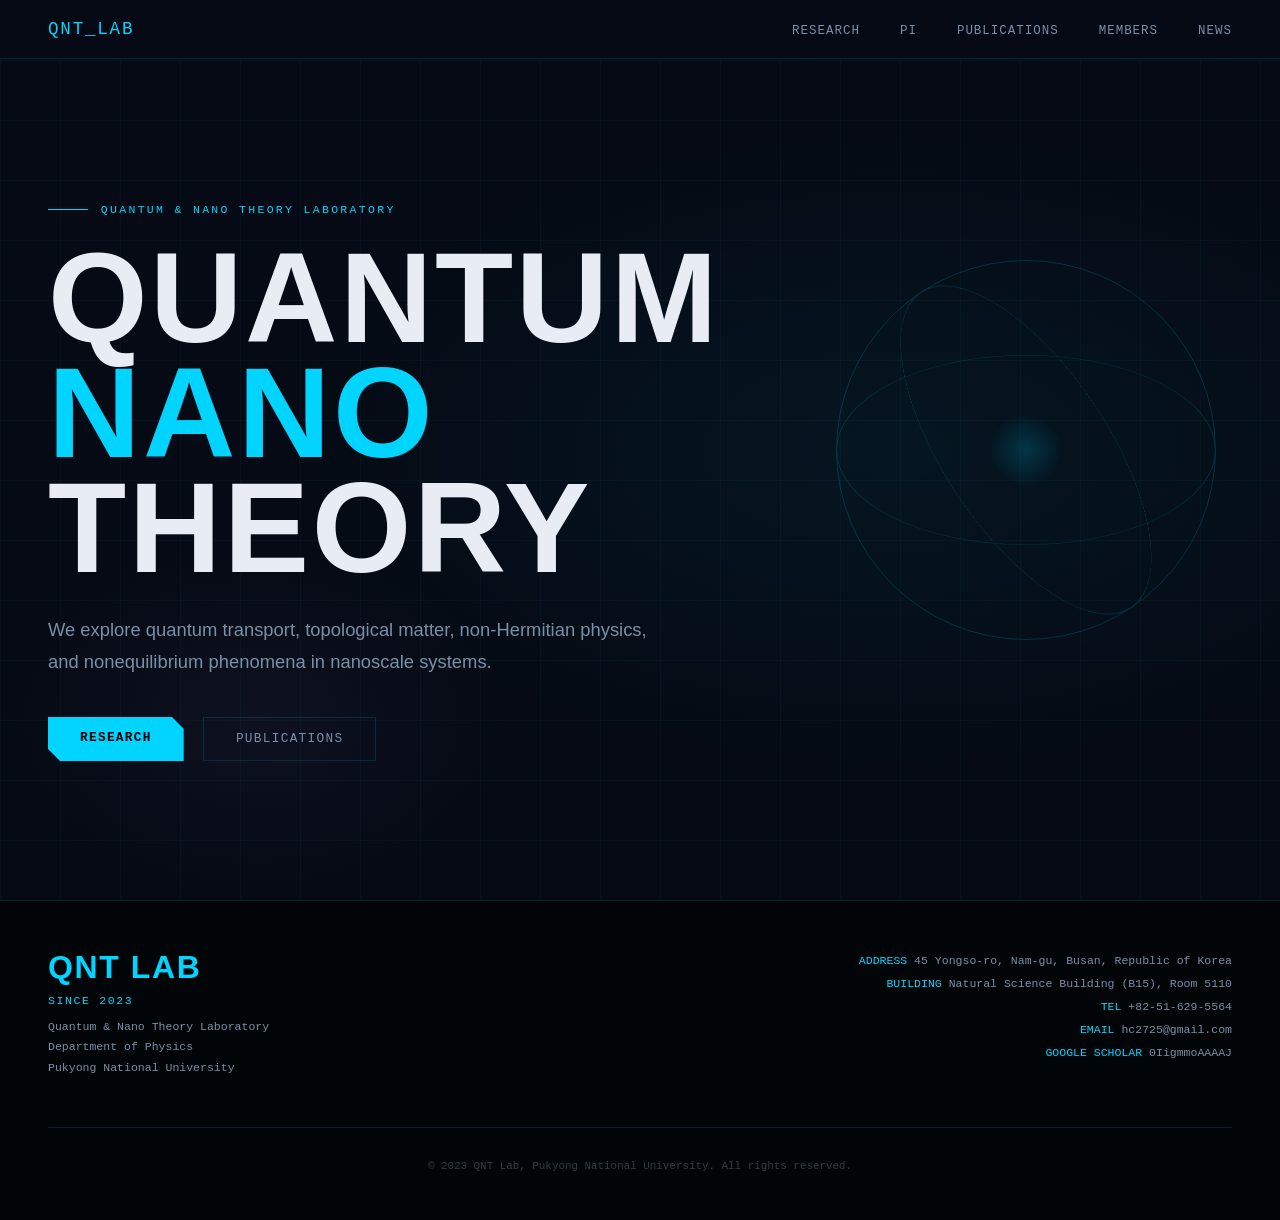
<file: index.html>
<!DOCTYPE html>
<html lang="en">
<head>
<meta charset="UTF-8">
<meta name="viewport" content="width=device-width, initial-scale=1.0">
<title>QNT Lab — Quantum & Nano Theory | Pukyong National University</title>
<link rel="stylesheet" href="style.css">
</head>
<body>

<nav>
  <a class="nav-logo" href="index.html">QNT_LAB</a>

<button class="mobile-menu-btn" onclick="toggleMobileMenu()" aria-label="Open menu">
  <span></span>
  <span></span>
  <span></span>
</button>

  <ul class="nav-links" id="navLinks">
    <li><a href="research.html">Research</a></li>
    <li><a href="pi.html">PI</a></li>
    <li><a href="publications.html">Publications</a></li>
    <li><a href="members.html">Members</a></li>
    <li><a href="news.html">News</a></li>
  </ul>
</nav>


<section class="hero">
  <div class="hero-bg"></div>
  <div class="quantum-grid"></div>

  <div class="atom">
    <div class="atom-ring"></div>
    <div class="atom-ring"></div>
    <div class="atom-ring"></div>
    <div class="atom-core"></div>
  </div>

  <div class="hero-content">
    <div class="hero-tag">Quantum &amp; Nano Theory Laboratory</div>
    <h1>
      <div class="line1">QUANTUM</div>
      <div class="line2">NANO</div>
      <div class="line1">THEORY</div>
    </h1>
    <p class="hero-sub">
      We explore quantum transport, topological matter, non-Hermitian physics,
      and nonequilibrium phenomena in nanoscale systems.
    </p>
    <div class="hero-cta">
      <a href="research.html" class="btn-primary">Research</a>
      <a href="publications.html" class="btn-outline">Publications</a>
    </div>
  </div>
</section>


<footer>
  <div>
    <div class="footer-logo">QNT LAB</div>
    <div class="footer-since">Since 2023</div>
    <div class="footer-sub">
      Quantum &amp; Nano Theory Laboratory<br>
      Department of Physics<br>
      Pukyong National University
    </div>
  </div>

  <div class="footer-info">
    <div><span>ADDRESS</span> 45 Yongso-ro, Nam-gu, Busan, Republic of Korea</div>
    <div><span>BUILDING</span> Natural Science Building (B15), Room 5110</div>
    <div><span>TEL</span> +82-51-629-5564</div>
    <div><span>EMAIL</span> hc2725@gmail.com</div>
    <div><span>GOOGLE SCHOLAR</span> 0IigmmoAAAAJ</div>
  </div>

  <div class="footer-copy">
    © 2023 QNT Lab, Pukyong National University. All rights reserved.
  </div>
</footer>

<script src="script.js"></script>
</body>
</html>
</file>
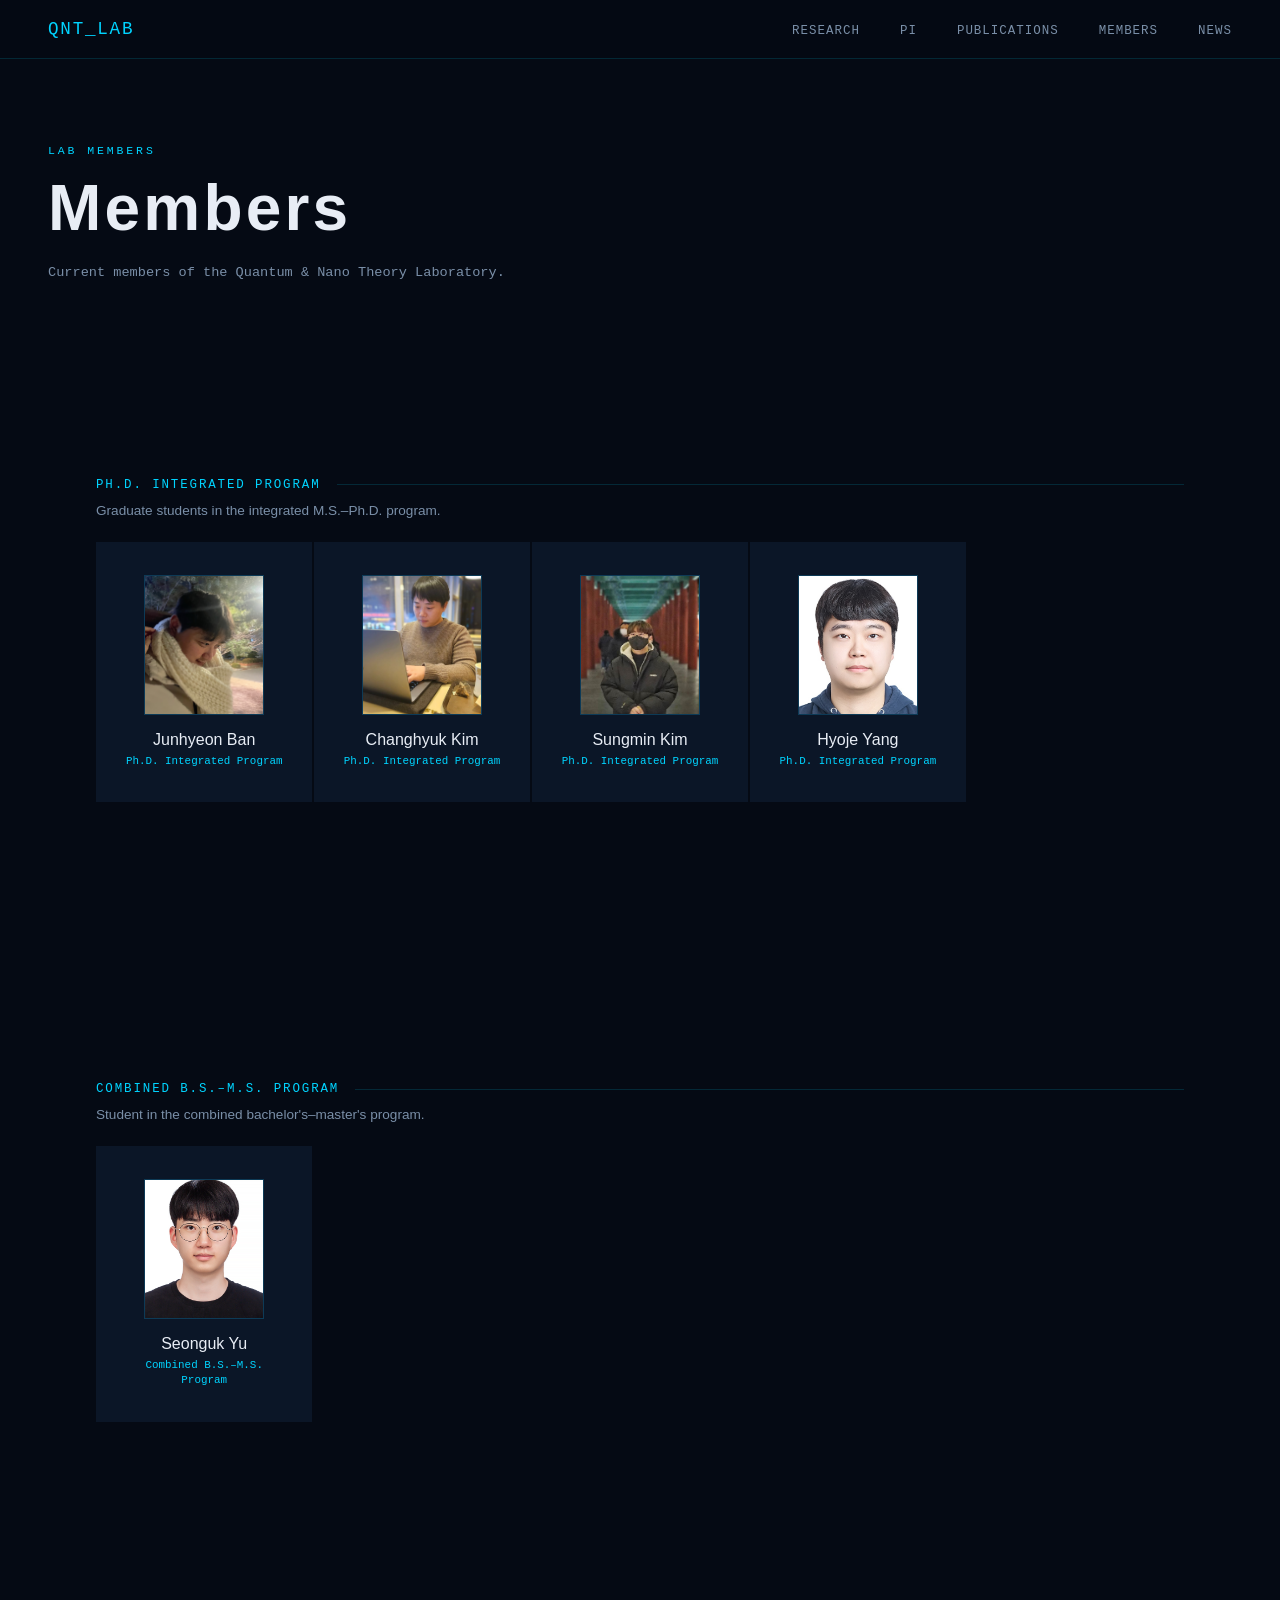
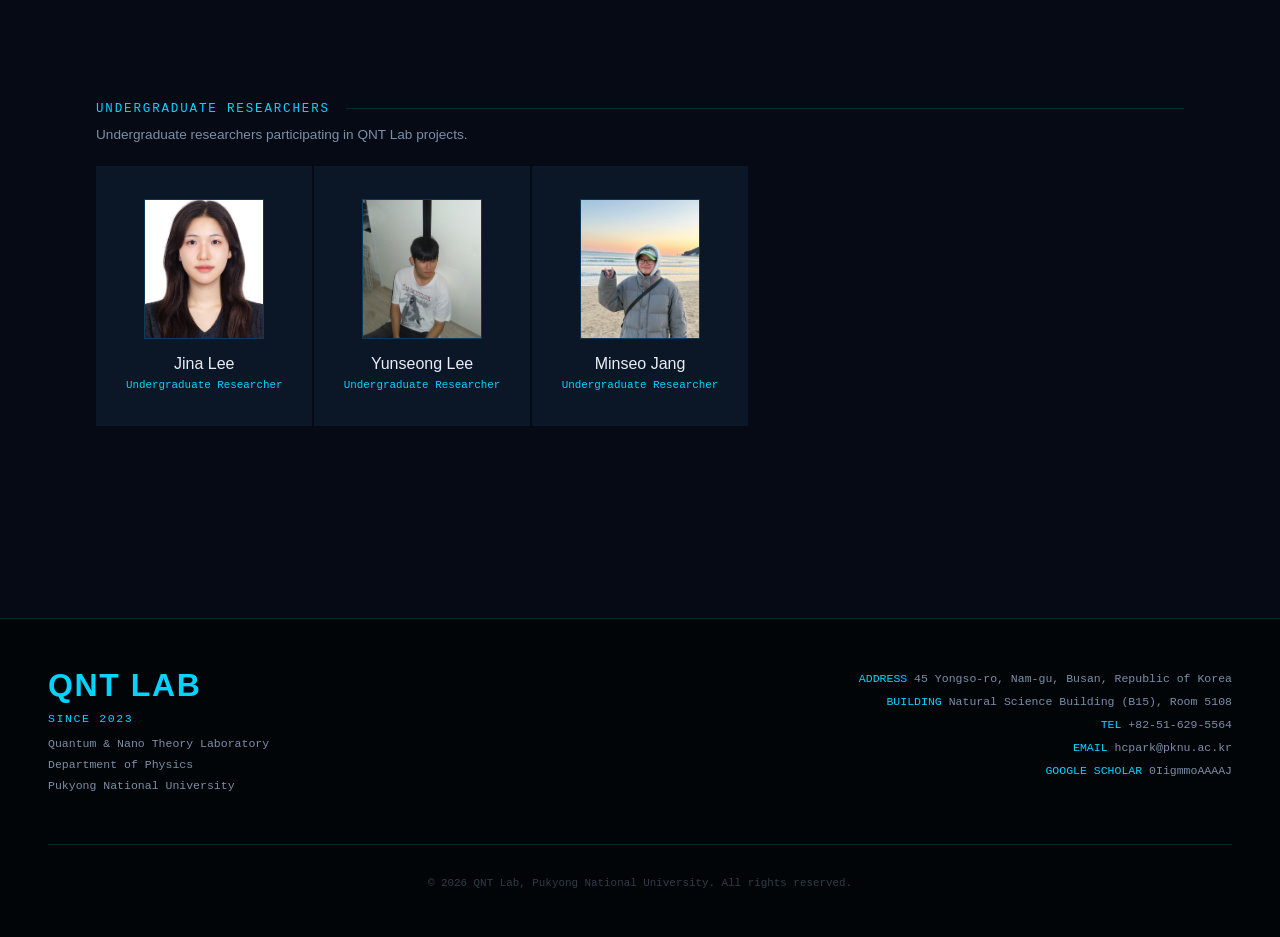
<file: members.html>
<!DOCTYPE html>
<html lang="en">
<head>
<meta charset="UTF-8">
<meta name="viewport" content="width=device-width, initial-scale=1.0">
<title>Members | QNT Lab</title>
<link rel="stylesheet" href="style.css">

<style>
  .member-section {
    margin-top: 3rem;
  }

  .member-section:first-of-type {
    margin-top: 0;
  }

  .member-section-title {
    display: flex;
    align-items: center;
    gap: 1rem;
    margin: 2.5rem 0 1.5rem;
    font-family: ui-monospace, SFMono-Regular, Menlo, Monaco, Consolas, "Liberation Mono", monospace;
    font-size: 0.78rem;
    color: var(--accent);
    letter-spacing: 0.15em;
    text-transform: uppercase;
  }

  .member-section-title::after {
    content: "";
    flex: 1;
    height: 1px;
    background: var(--border);
  }

  .member-section-subtitle {
    margin-top: -0.8rem;
    margin-bottom: 1.5rem;
    color: var(--text-muted);
    font-size: 0.85rem;
  }
</style>
</head>

<body>

<nav>
  <a class="nav-logo" href="index.html">QNT_LAB</a>

  <button class="mobile-menu-btn" onclick="toggleMobileMenu()" aria-label="Open menu">
    <span></span>
    <span></span>
    <span></span>
  </button>

  <ul class="nav-links" id="navLinks">
    <li><a href="research.html">Research</a></li>
    <li><a href="pi.html">PI</a></li>
    <li><a href="publications.html">Publications</a></li>
    <li><a href="members.html">Members</a></li>
    <li><a href="news.html">News</a></li>
  </ul>
</nav>
  
<main class="page">
  <div class="page-header">
    <div class="page-kicker">Lab Members</div>
    <h2>Members</h2>
    <p class="page-subtitle">
      Current members of the Quantum &amp; Nano Theory Laboratory.
    </p>
  </div>

  <section class="member-section fade-in">
    <div class="member-section-title">Ph.D. Integrated Program</div>
    <p class="member-section-subtitle">Graduate students in the integrated M.S.–Ph.D. program.</p>

    <div class="members-grid">
      <div class="member-card">
        <div class="member-photo">
          <img src="images/members/ban_junhyeon.jpg" alt="Junhyeon Ban">
        </div>
        <div class="member-name">Junhyeon Ban</div>
        <div class="member-role">Ph.D. Integrated Program</div>
      </div>

      <div class="member-card">
        <div class="member-photo">
          <img src="images/members/kim_changhyuk.jpg" alt="Changhyuk Kim">
        </div>
        <div class="member-name">Changhyuk Kim</div>
        <div class="member-role">Ph.D. Integrated Program</div>
      </div>

      <div class="member-card">
        <div class="member-photo">
          <img src="images/members/kim_sungmin.jpg" alt="Sungmin Kim">
        </div>
        <div class="member-name">Sungmin Kim</div>
        <div class="member-role">Ph.D. Integrated Program</div>
      </div>

      <div class="member-card">
        <div class="member-photo">
          <img src="images/members/yang_hyoje.jpg" alt="Hyoje Yang">
        </div>
        <div class="member-name">Hyoje Yang</div>
        <div class="member-role">Ph.D. Integrated Program</div>
      </div>
    </div>
  </section>

  <section class="member-section fade-in">
    <div class="member-section-title">Combined B.S.–M.S. Program</div>
    <p class="member-section-subtitle">Student in the combined bachelor's–master's program.</p>

    <div class="members-grid">
      <div class="member-card">
        <div class="member-photo">
          <img src="images/members/yu_seonguk.jpg" alt="Seonguk Yu">
        </div>
        <div class="member-name">Seonguk Yu</div>
        <div class="member-role">Combined B.S.–M.S. Program</div>
      </div>
    </div>
  </section>

  <section class="member-section fade-in">
    <div class="member-section-title">Undergraduate Researchers</div>
    <p class="member-section-subtitle">Undergraduate researchers participating in QNT Lab projects.</p>

    <div class="members-grid">
      <div class="member-card">
        <div class="member-photo">
          <img src="images/members/lee_jina.jpg" alt="Jina Lee">
        </div>
        <div class="member-name">Jina Lee</div>
        <div class="member-role">Undergraduate Researcher</div>
      </div>

      <div class="member-card">
        <div class="member-photo">
          <img src="images/members/lee_yunseong.jpg" alt="Yunseong Lee">
        </div>
        <div class="member-name">Yunseong Lee</div>
        <div class="member-role">Undergraduate Researcher</div>
      </div>

      <div class="member-card">
        <div class="member-photo">
          <img src="images/members/jang_minseo.jpg" alt="Minseo Jang">
        </div>
        <div class="member-name">Minseo Jang</div>
        <div class="member-role">Undergraduate Researcher</div>
      </div>
    </div>
  </section>
</main>

<footer>
  <div>
    <div class="footer-logo">QNT LAB</div>
    <div class="footer-since">Since 2023</div>
    <div class="footer-sub">
      Quantum &amp; Nano Theory Laboratory<br>
      Department of Physics<br>
      Pukyong National University
    </div>
  </div>

  <div class="footer-info">
    <div><span>ADDRESS</span> 45 Yongso-ro, Nam-gu, Busan, Republic of Korea</div>
    <div><span>BUILDING</span> Natural Science Building (B15), Room 5108</div>
    <div><span>TEL</span> +82-51-629-5564</div>
    <div><span>EMAIL</span> hcpark@pknu.ac.kr</div>
    <div><span>GOOGLE SCHOLAR</span> 0IigmmoAAAAJ</div>
  </div>

  <div class="footer-copy">
    © 2026 QNT Lab, Pukyong National University. All rights reserved.
  </div>
</footer>

<script src="script.js"></script>
</body>
</html>
</file>
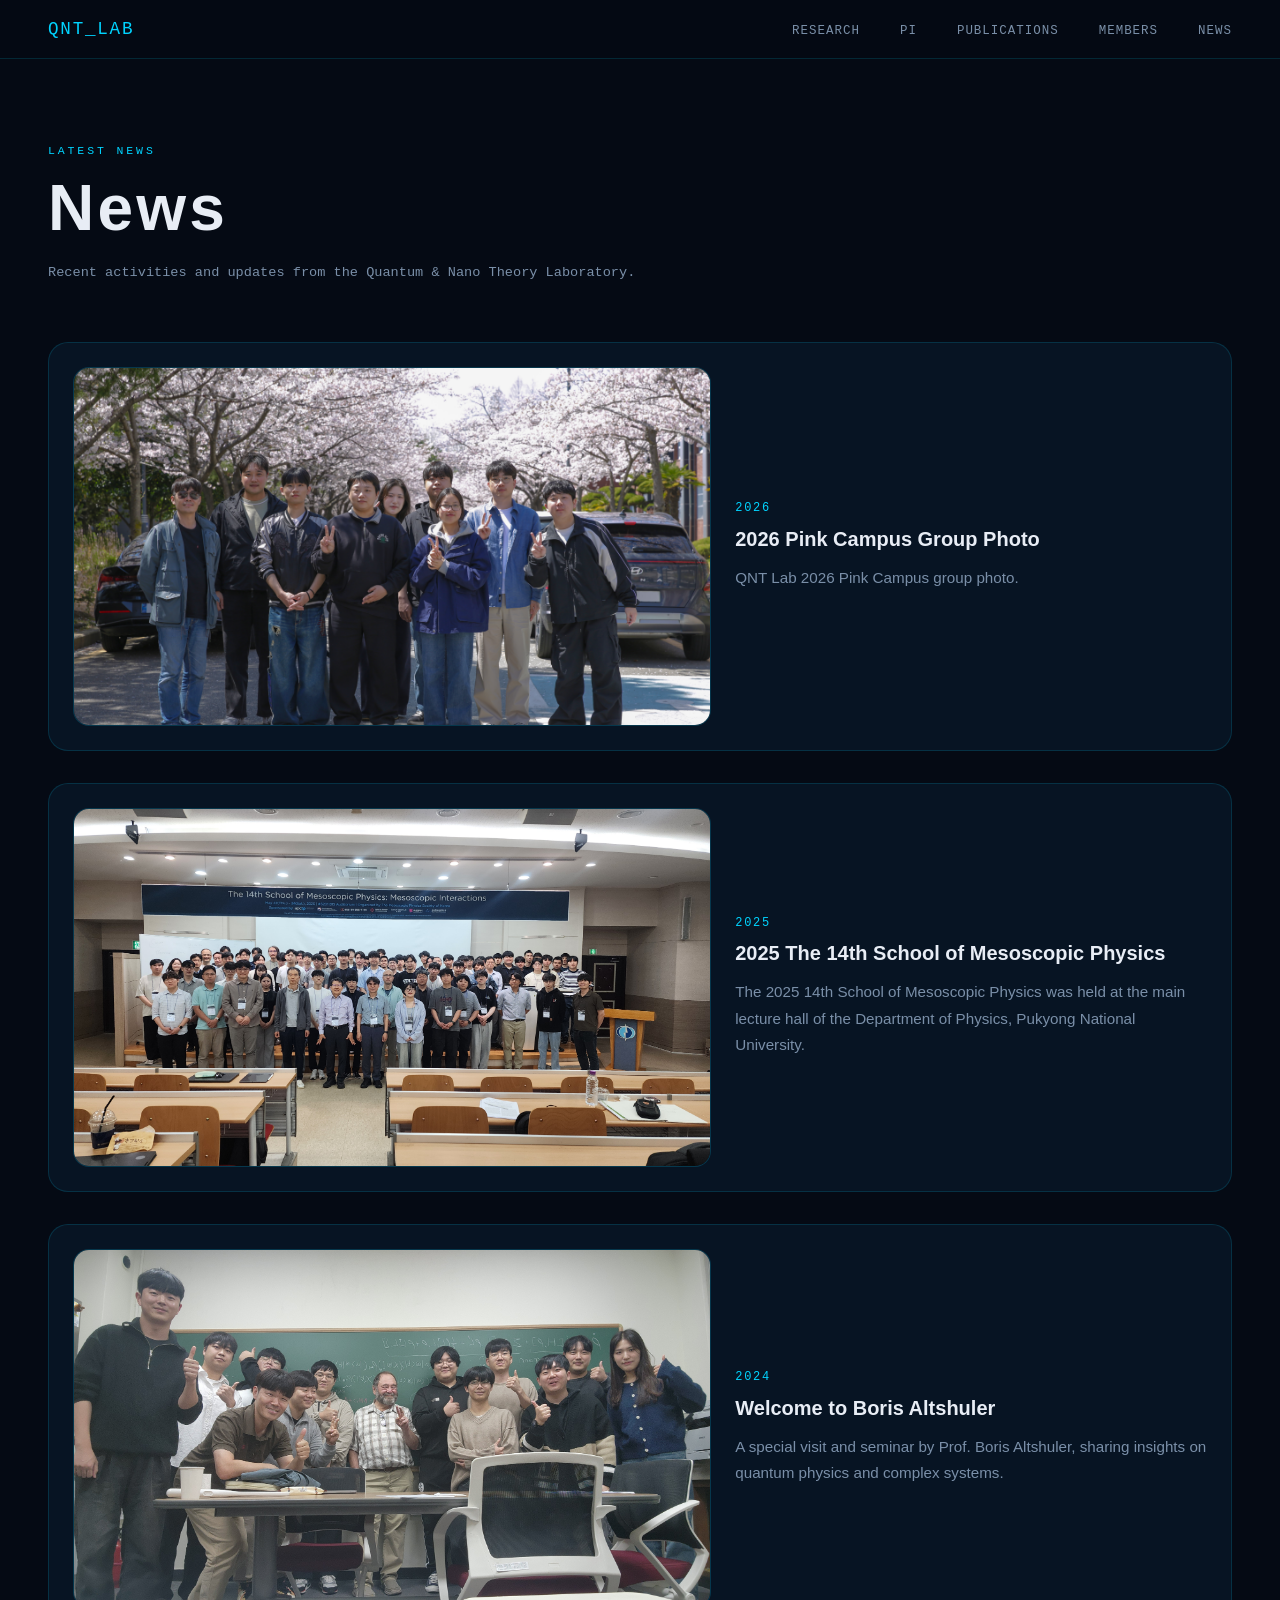
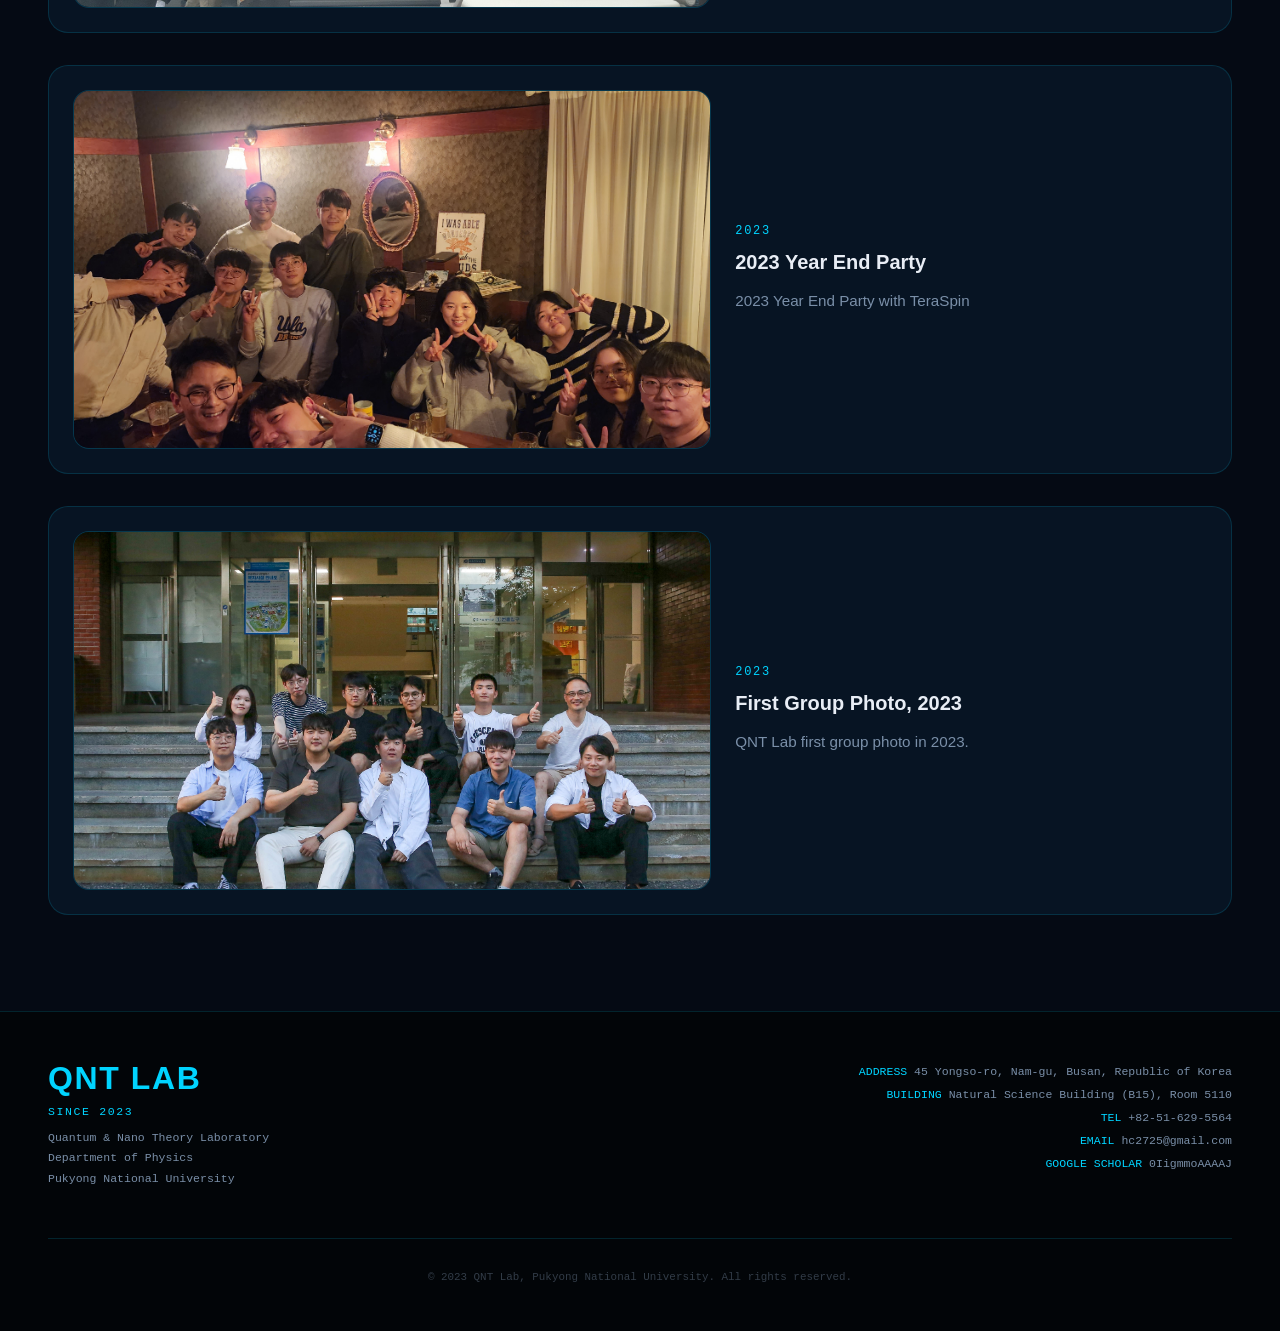
<file: news.html>
<!DOCTYPE html>
<html lang="en">
<head>
<meta charset="UTF-8">
<meta name="viewport" content="width=device-width, initial-scale=1.0">
<title>News | QNT Lab</title>
<link rel="stylesheet" href="style.css">

<style>
  .news-list {
    display: grid;
    gap: 2rem;
  }

  .news-card {
    display: grid;
    grid-template-columns: minmax(0, 1.15fr) minmax(280px, 0.85fr);
    gap: 1.5rem;
    padding: 1.5rem;
    background: rgba(8, 22, 38, 0.88);
    border: 1px solid var(--border);
    border-radius: 20px;
    overflow: hidden;
  }

  .news-image {
    width: 100%;
    aspect-ratio: 16 / 9;
    overflow: hidden;
    border-radius: 16px;
    background: rgba(8, 22, 38, 0.9);
    border: 1px solid rgba(0, 212, 255, 0.18);
  }

  .news-image img {
    width: 100%;
    height: 100%;
    object-fit: cover;
    display: block;
  }

  .news-content {
    display: flex;
    flex-direction: column;
    justify-content: center;
  }

  .news-date {
    margin-bottom: 0.65rem;
    font-family: ui-monospace, SFMono-Regular, Menlo, Monaco, Consolas, "Liberation Mono", monospace;
    font-size: 0.75rem;
    color: var(--accent);
    letter-spacing: 0.14em;
    text-transform: uppercase;
  }

  .news-title {
    margin-bottom: 0.75rem;
    color: var(--text-main);
    font-size: 1.25rem;
    font-weight: 700;
    line-height: 1.35;
  }

  .news-desc {
    color: var(--text-muted);
    font-size: 0.95rem;
    line-height: 1.75;
  }

  @media (max-width: 820px) {
    .news-card {
      grid-template-columns: 1fr;
      padding: 1rem;
    }

    .news-title {
      font-size: 1.05rem;
    }
  }
</style>
</head>
<body>

<nav>
  <a class="nav-logo" href="index.html">QNT_LAB</a>

 <button class="mobile-menu-btn" onclick="toggleMobileMenu()" aria-label="Open menu">
  <span></span>
  <span></span>
  <span></span>
</button>

  <ul class="nav-links" id="navLinks">
    <li><a href="research.html">Research</a></li>
    <li><a href="pi.html">PI</a></li>
    <li><a href="publications.html">Publications</a></li>
    <li><a href="members.html">Members</a></li>
    <li><a href="news.html">News</a></li>
  </ul>
</nav>


<main class="page">
  <div class="page-header">
    <div class="page-kicker">Latest News</div>
    <h2>News</h2>
    <p class="page-subtitle">Recent activities and updates from the Quantum &amp; Nano Theory Laboratory.</p>
  </div>

  <div class="news-list fade-in">
  <article class="news-card">
    <div class="news-image">
      <img src="images/news/2026_QNT.jpeg" alt="QNT Lab 2026 Pink Campus group photo">
    </div>
    <div class="news-content">
      <div class="news-date">2026</div>
      <div class="news-title">2026 Pink Campus Group Photo</div>
      <div class="news-desc">
        QNT Lab 2026 Pink Campus group photo.
      </div>
    </div>
  </article>

    
  <article class="news-card">
    <div class="news-image">
      <img src="images/news/2025_Mesoscopic_Summer.jpeg" alt="2025 The 14th School of Mesoscopic Physics">
    </div>
    <div class="news-content">
      <div class="news-date">2025</div>
      <div class="news-title">2025 The 14th School of Mesoscopic Physics</div>
      <div class="news-desc">
        The 2025 14th School of Mesoscopic Physics was held at the main lecture hall of the Department of Physics, Pukyong National University.
      </div>
    </div>
  </article>
    
  <article class="news-card">
    <div class="news-image">
      <img src="images/news/2024_BorisAltshuler.jpeg" alt="Welcome to Boris Altshuler">
    </div>
    <div class="news-content">
      <div class="news-date">2024</div>
      <div class="news-title">Welcome to Boris Altshuler</div>
      <div class="news-desc">
        A special visit and seminar by Prof. Boris Altshuler, sharing insights on quantum physics and complex systems.
      </div>
    </div>
  </article>

  <article class="news-card">
    <div class="news-image">
      <img src="images/news/2023_Year-end_party.jpeg" alt="2023_Year-end_party">
    </div>
    <div class="news-content">
      <div class="news-date">2023</div>
      <div class="news-title">2023 Year End Party</div>
      <div class="news-desc">
        2023 Year End Party with TeraSpin
      </div>
    </div>
  </article>
    
  <article class="news-card">
    <div class="news-image">
      <img src="images/news/2023_QNT.jpeg" alt="QNT Lab first group photo in 2023">
    </div>
    <div class="news-content">
      <div class="news-date">2023</div>
      <div class="news-title">First Group Photo, 2023</div>
      <div class="news-desc">
        QNT Lab first group photo in 2023.
      </div>
    </div>
  </article>
</div>
</main>


<footer>
  <div>
    <div class="footer-logo">QNT LAB</div>
    <div class="footer-since">Since 2023</div>
    <div class="footer-sub">
      Quantum &amp; Nano Theory Laboratory<br>
      Department of Physics<br>
      Pukyong National University
    </div>
  </div>

  <div class="footer-info">
    <div><span>ADDRESS</span> 45 Yongso-ro, Nam-gu, Busan, Republic of Korea</div>
    <div><span>BUILDING</span> Natural Science Building (B15), Room 5110</div>
    <div><span>TEL</span> +82-51-629-5564</div>
    <div><span>EMAIL</span> hc2725@gmail.com</div>
    <div><span>GOOGLE SCHOLAR</span> 0IigmmoAAAAJ</div>
  </div>

  <div class="footer-copy">
    © 2023 QNT Lab, Pukyong National University. All rights reserved.
  </div>
</footer>

<script src="script.js"></script>
</body>
</html>
</file>
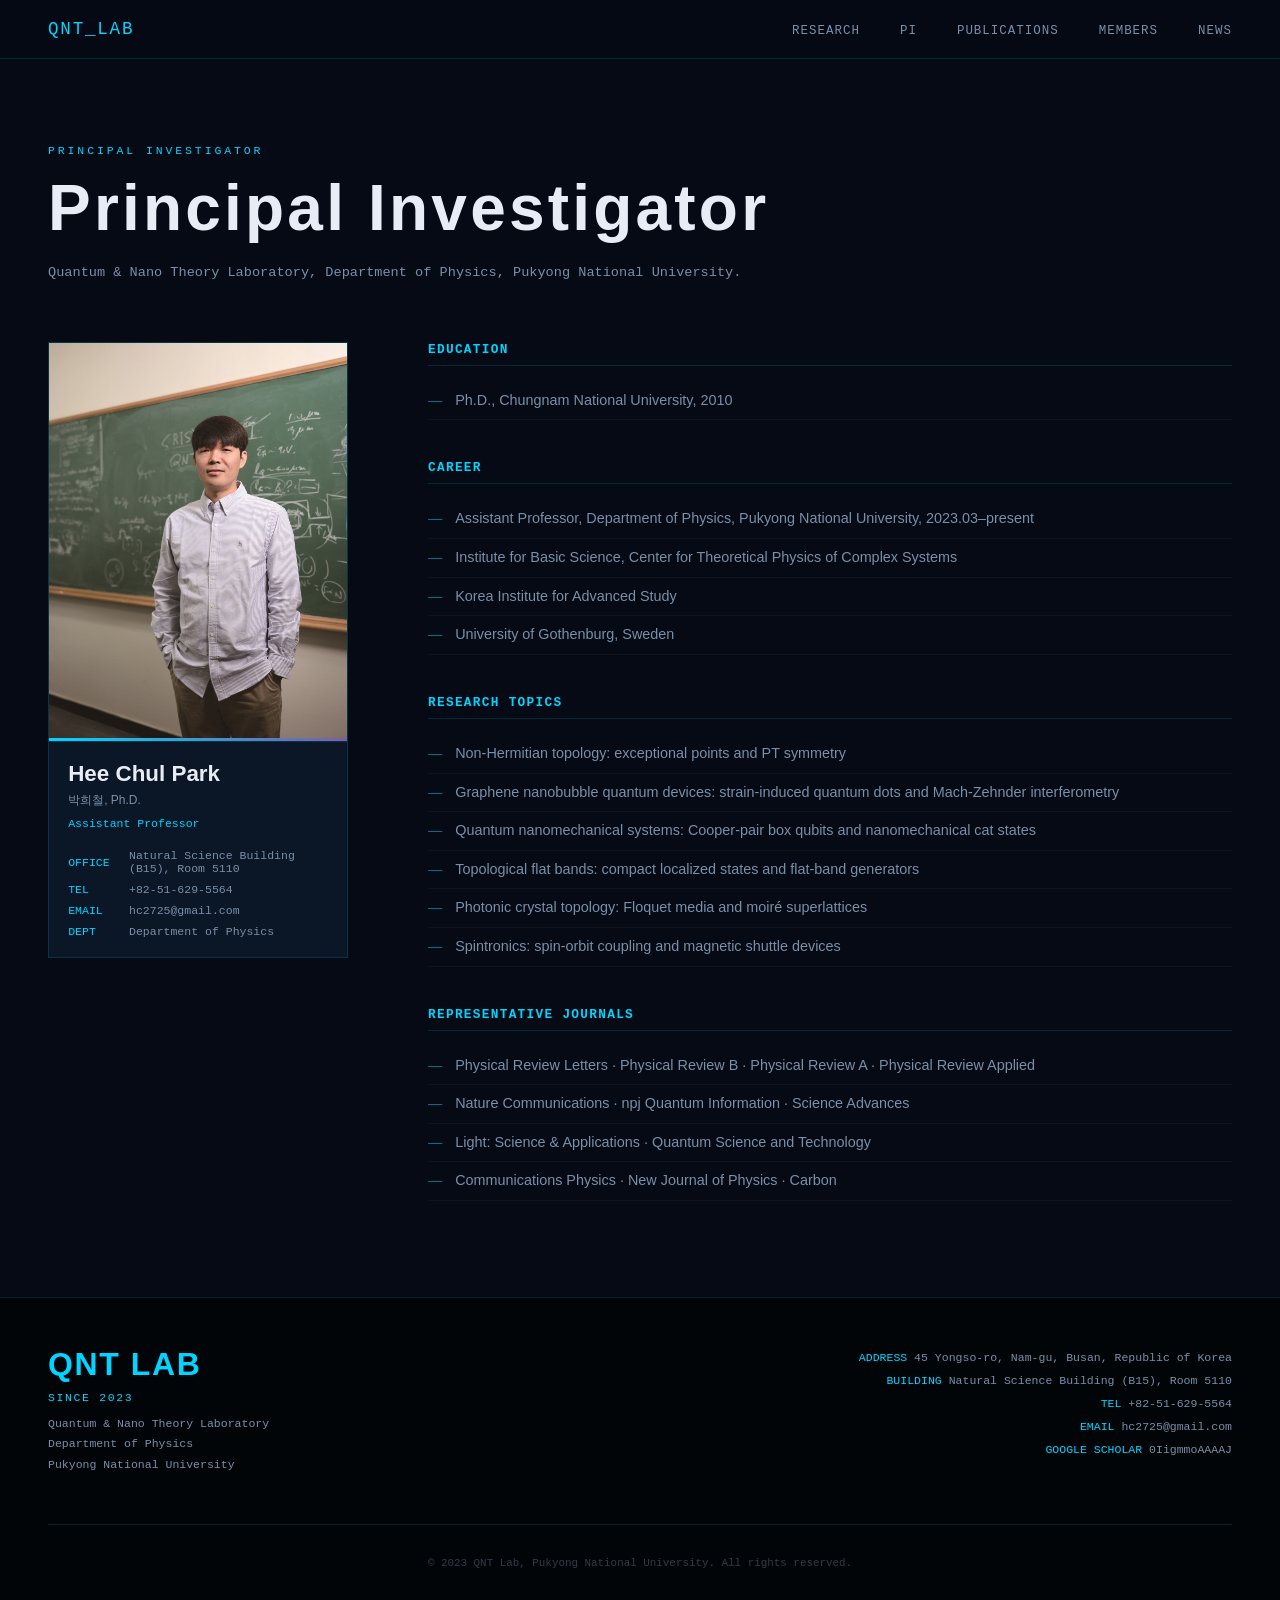
<file: pi.html>
<!DOCTYPE html>
<html lang="en">
<head>
<meta charset="UTF-8">
<meta name="viewport" content="width=device-width, initial-scale=1.0">
<title>PI | QNT Lab</title>
<link rel="stylesheet" href="style.css">
</head>
<body>

<nav>
  <a class="nav-logo" href="index.html">QNT_LAB</a>

<button class="mobile-menu-btn" onclick="toggleMobileMenu()" aria-label="Open menu">
  <span></span>
  <span></span>
  <span></span>
</button>
  
  <ul class="nav-links" id="navLinks">
    <li><a href="research.html">Research</a></li>
    <li><a href="pi.html">PI</a></li>
    <li><a href="publications.html">Publications</a></li>
    <li><a href="members.html">Members</a></li>
    <li><a href="news.html">News</a></li>
  </ul>
</nav>


<main class="page">
  <div class="page-header">
    <div class="page-kicker">Principal Investigator</div>
    <h2>Principal Investigator</h2>
    <p class="page-subtitle">Quantum &amp; Nano Theory Laboratory, Department of Physics, Pukyong National University.</p>
  </div>

  <div class="prof-layout fade-in">
    <div class="prof-photo-wrap">
      <div class="prof-photo">
        <img src="images/members/HeeChul_Park.jpg" alt="Hee Chul Park">
      </div>

      <div class="prof-name-plate">
        <div class="prof-name-kr">Hee Chul Park</div>
        <div class="prof-name-en">박희철, Ph.D.</div>
        <div class="prof-title">Assistant Professor</div>

        <div class="prof-contact">
          <div class="contact-row"><span>OFFICE</span><span>Natural Science Building (B15), Room 5110</span></div>
          <div class="contact-row"><span>TEL</span><span>+82-51-629-5564</span></div>
          <div class="contact-row"><span>EMAIL</span><span>hc2725@gmail.com</span></div>
          <div class="contact-row"><span>DEPT</span><span>Department of Physics</span></div>
        </div>
      </div>
    </div>

    <div class="prof-info">
      <h3>Education</h3>
      <ul class="info-list">
        <li>Ph.D., Chungnam National University, 2010</li>
      </ul>

      <h3>Career</h3>
      <ul class="info-list">
        <li>Assistant Professor, Department of Physics, Pukyong National University, 2023.03–present</li>
        <li>Institute for Basic Science, Center for Theoretical Physics of Complex Systems</li>
        <li>Korea Institute for Advanced Study</li>
        <li>University of Gothenburg, Sweden</li>
      </ul>

      <h3>Research Topics</h3>
      <ul class="info-list">
        <li>Non-Hermitian topology: exceptional points and PT symmetry</li>
        <li>Graphene nanobubble quantum devices: strain-induced quantum dots and Mach-Zehnder interferometry</li>
        <li>Quantum nanomechanical systems: Cooper-pair box qubits and nanomechanical cat states</li>
        <li>Topological flat bands: compact localized states and flat-band generators</li>
        <li>Photonic crystal topology: Floquet media and moiré superlattices</li>
        <li>Spintronics: spin-orbit coupling and magnetic shuttle devices</li>
      </ul>

      <h3>Representative Journals</h3>
      <ul class="info-list">
        <li>Physical Review Letters · Physical Review B · Physical Review A · Physical Review Applied</li>
        <li>Nature Communications · npj Quantum Information · Science Advances</li>
        <li>Light: Science &amp; Applications · Quantum Science and Technology</li>
        <li>Communications Physics · New Journal of Physics · Carbon</li>
      </ul>
    </div>
  </div>
</main>


<footer>
  <div>
    <div class="footer-logo">QNT LAB</div>
    <div class="footer-since">Since 2023</div>
    <div class="footer-sub">
      Quantum &amp; Nano Theory Laboratory<br>
      Department of Physics<br>
      Pukyong National University
    </div>
  </div>

  <div class="footer-info">
    <div><span>ADDRESS</span> 45 Yongso-ro, Nam-gu, Busan, Republic of Korea</div>
    <div><span>BUILDING</span> Natural Science Building (B15), Room 5110</div>
    <div><span>TEL</span> +82-51-629-5564</div>
    <div><span>EMAIL</span> hc2725@gmail.com</div>
    <div><span>GOOGLE SCHOLAR</span> 0IigmmoAAAAJ</div>
  </div>

  <div class="footer-copy">
    © 2023 QNT Lab, Pukyong National University. All rights reserved.
  </div>
</footer>

<script src="script.js"></script>
</body>
</html>
</file>
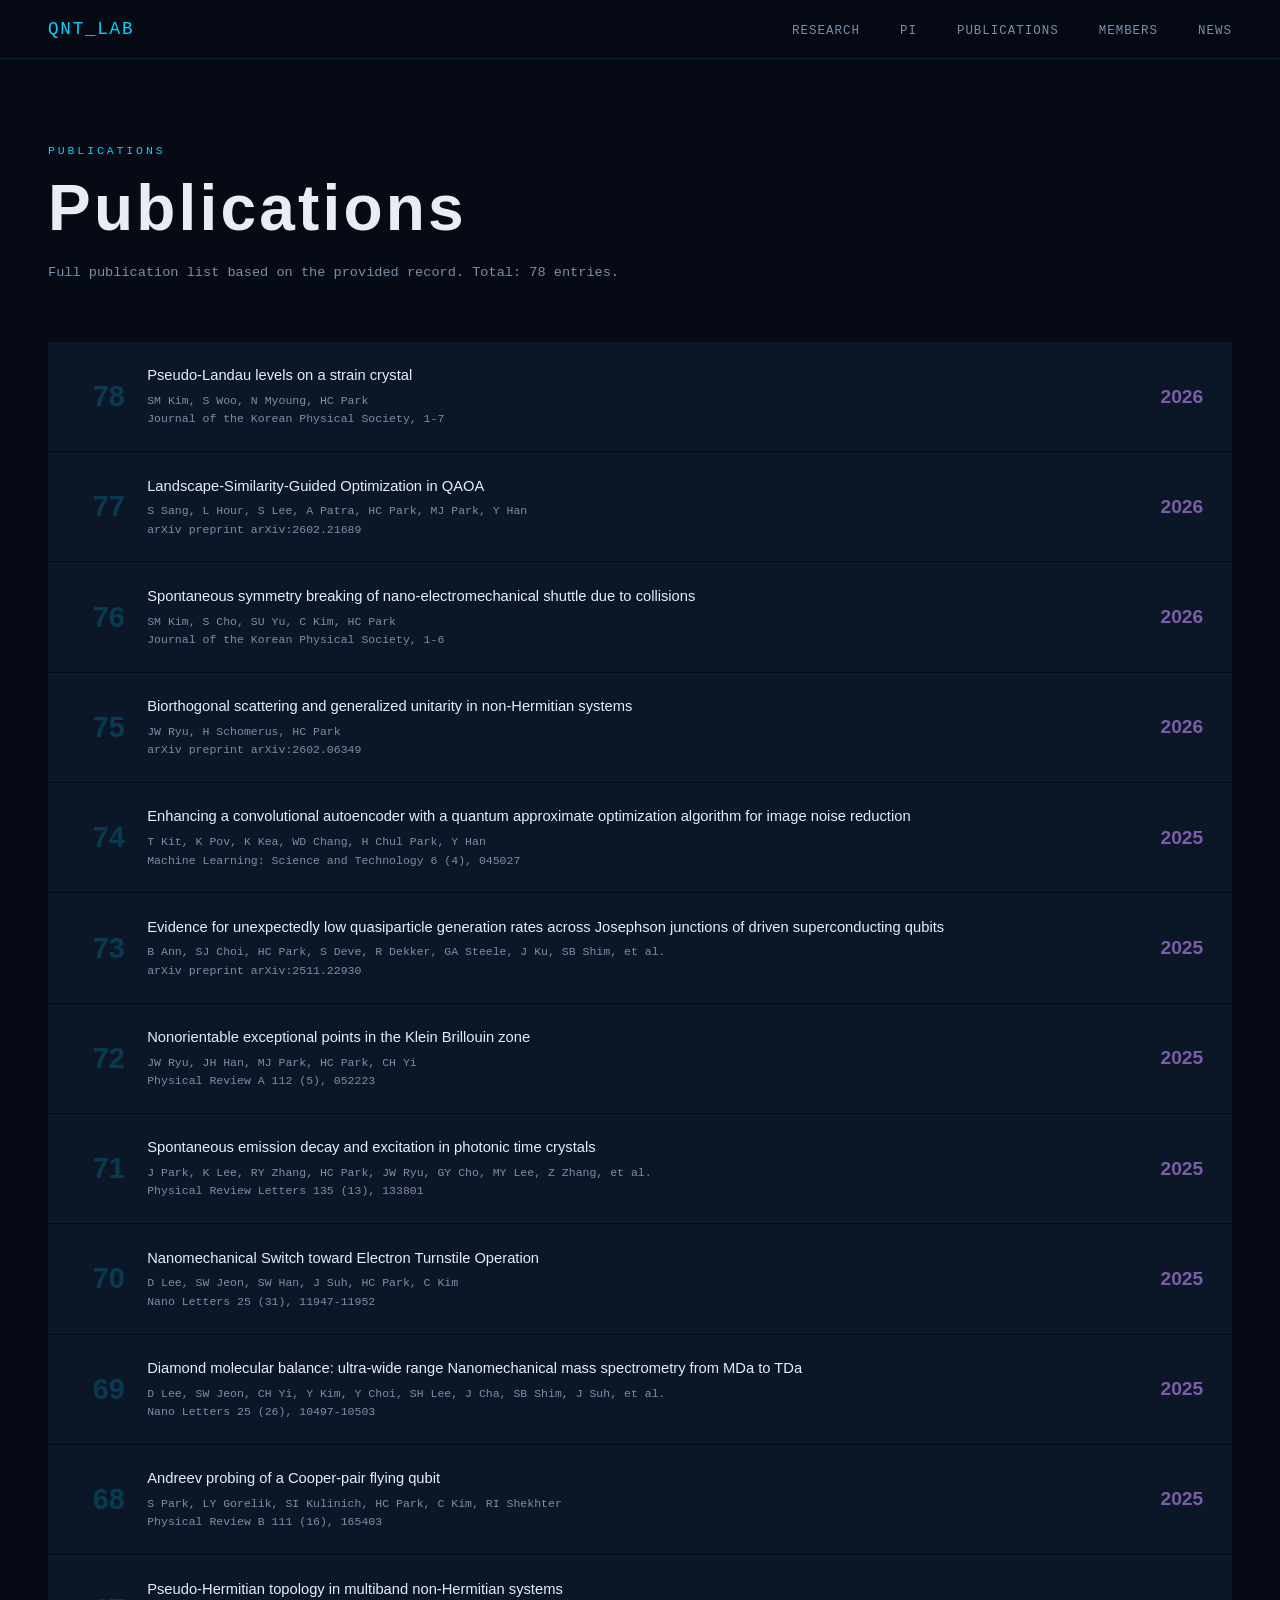
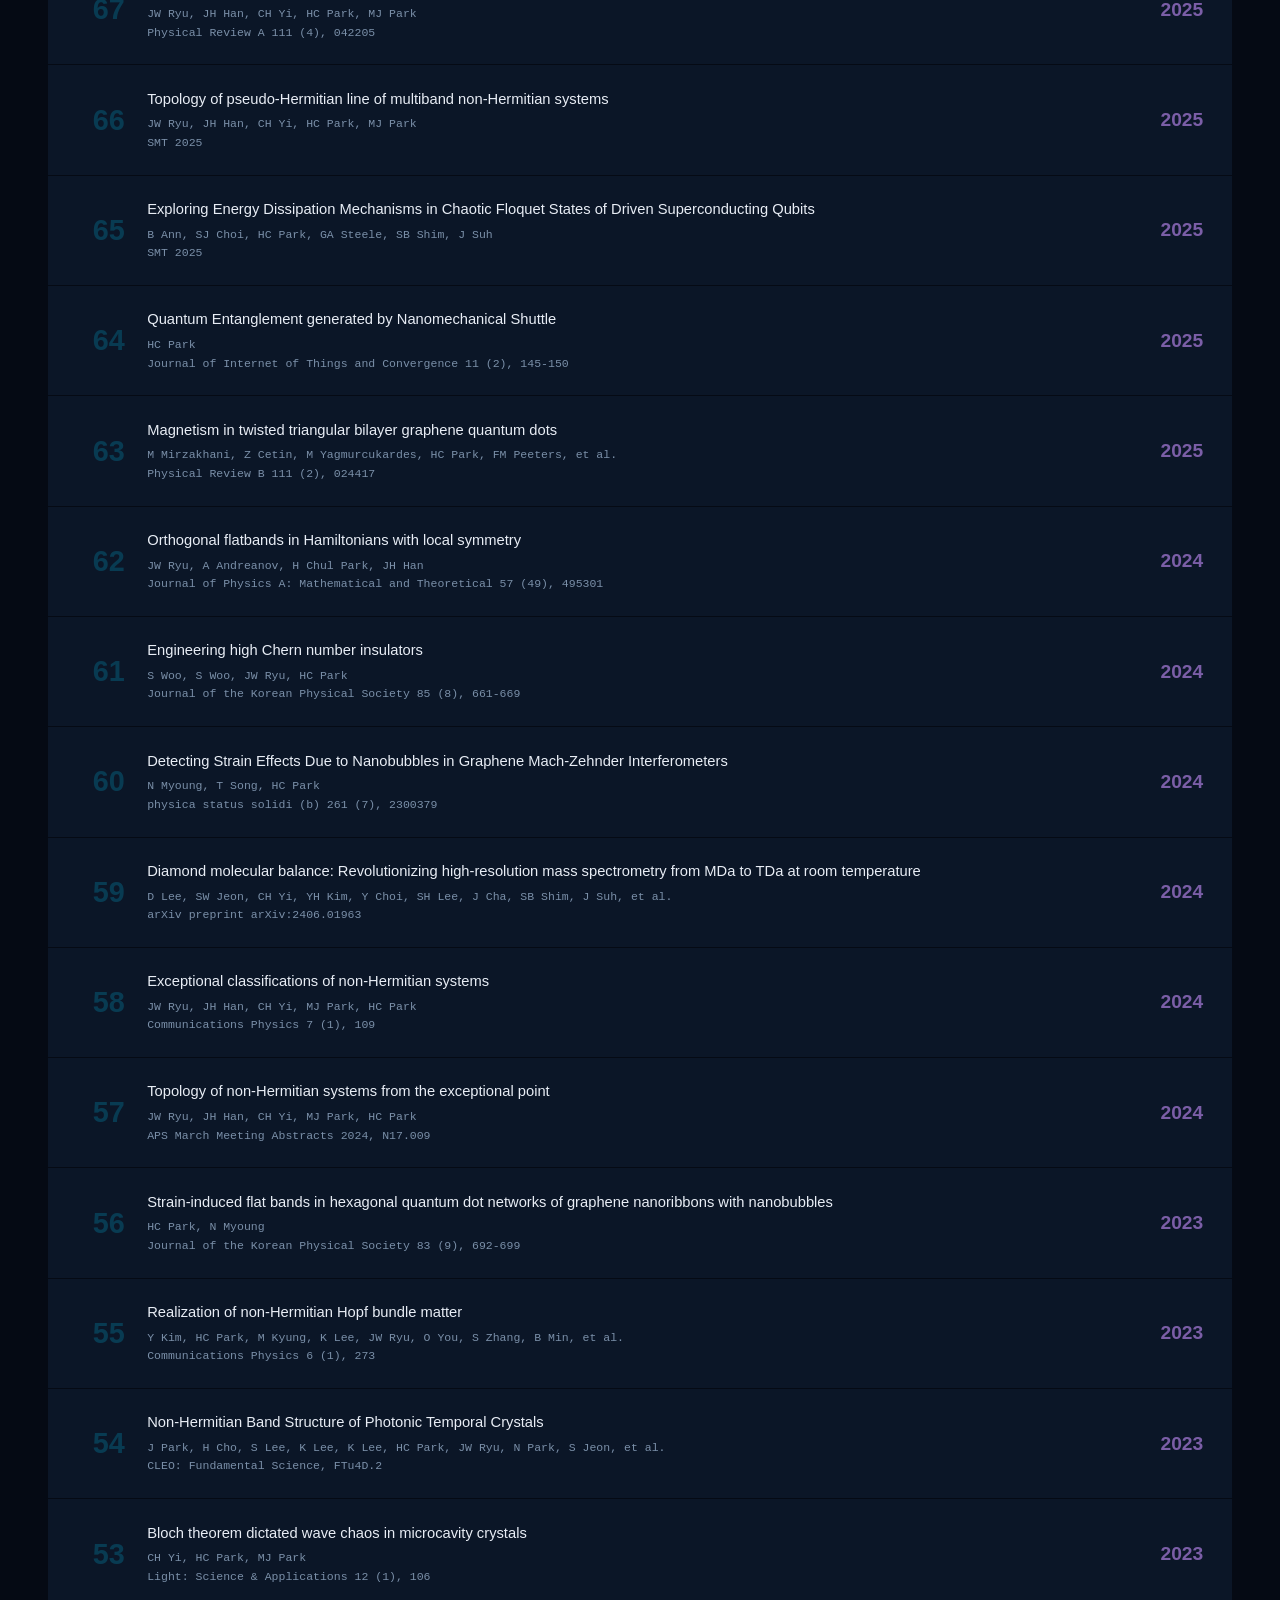
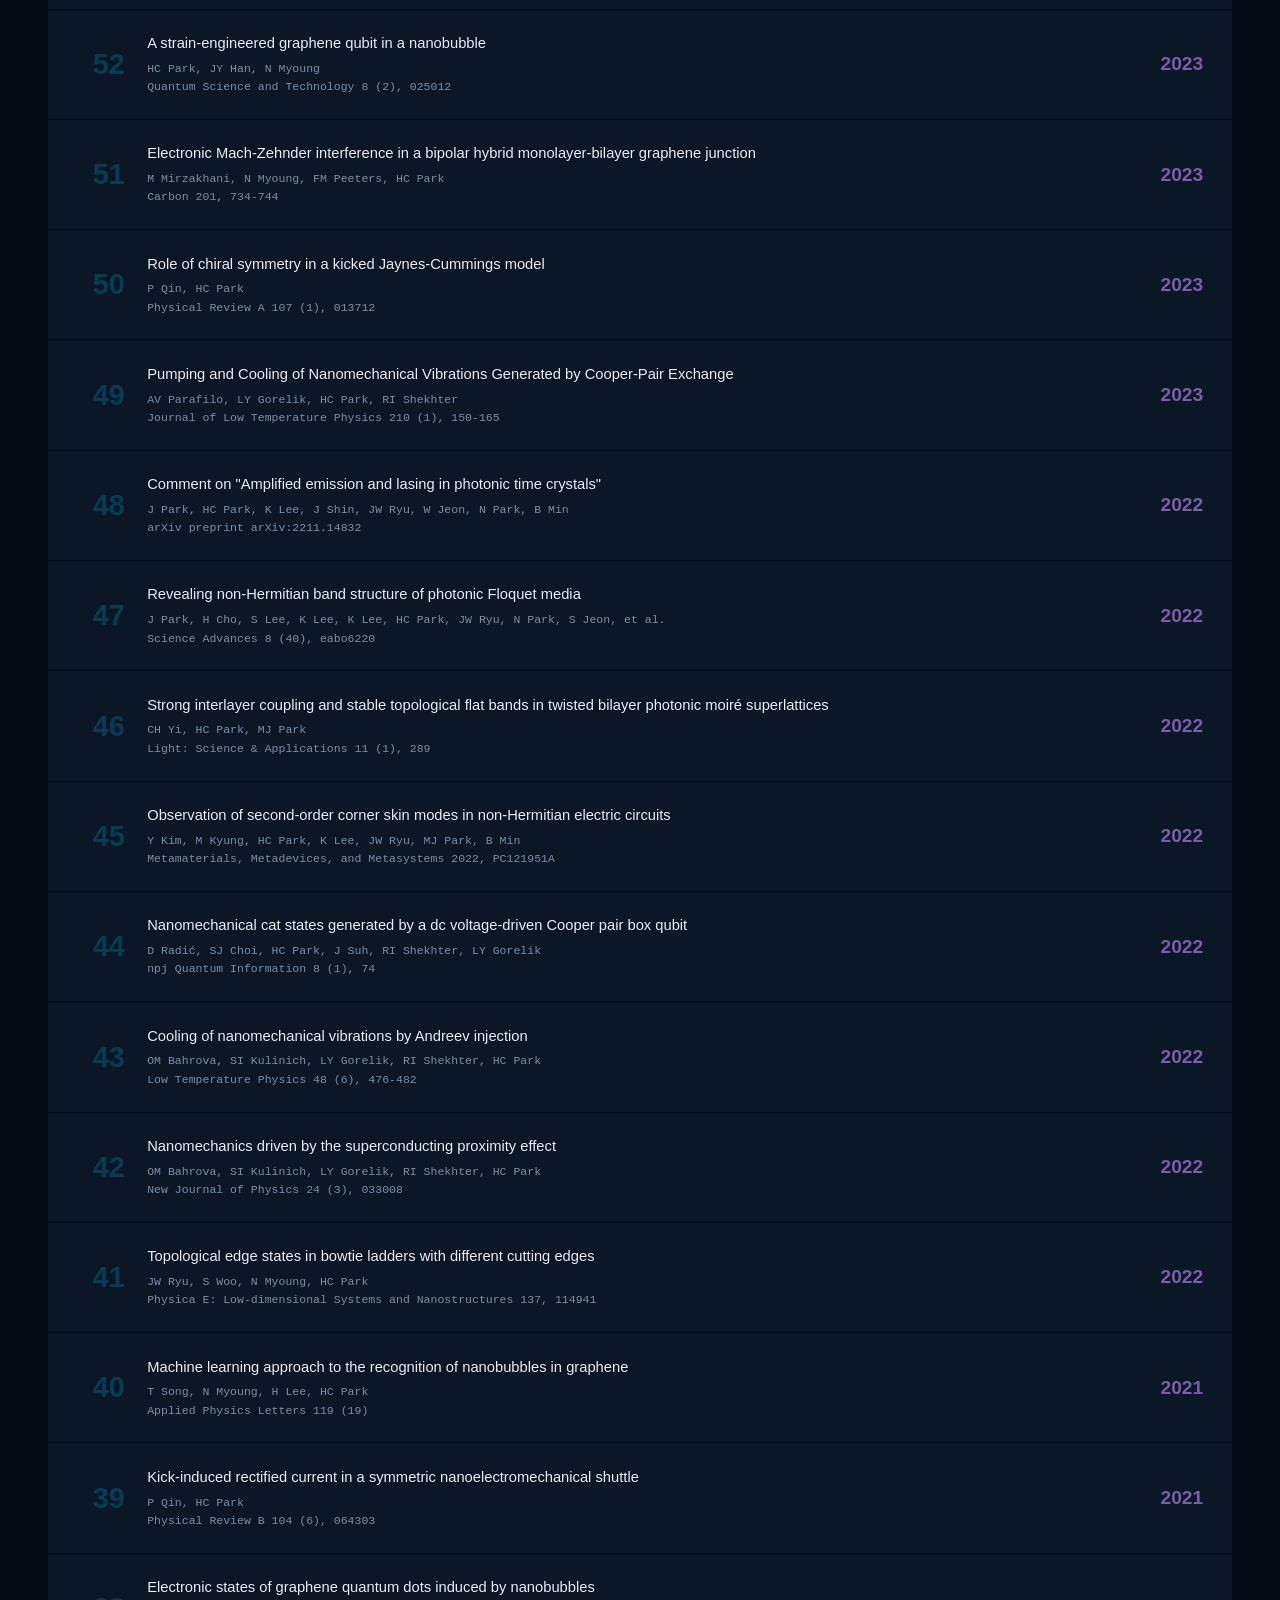
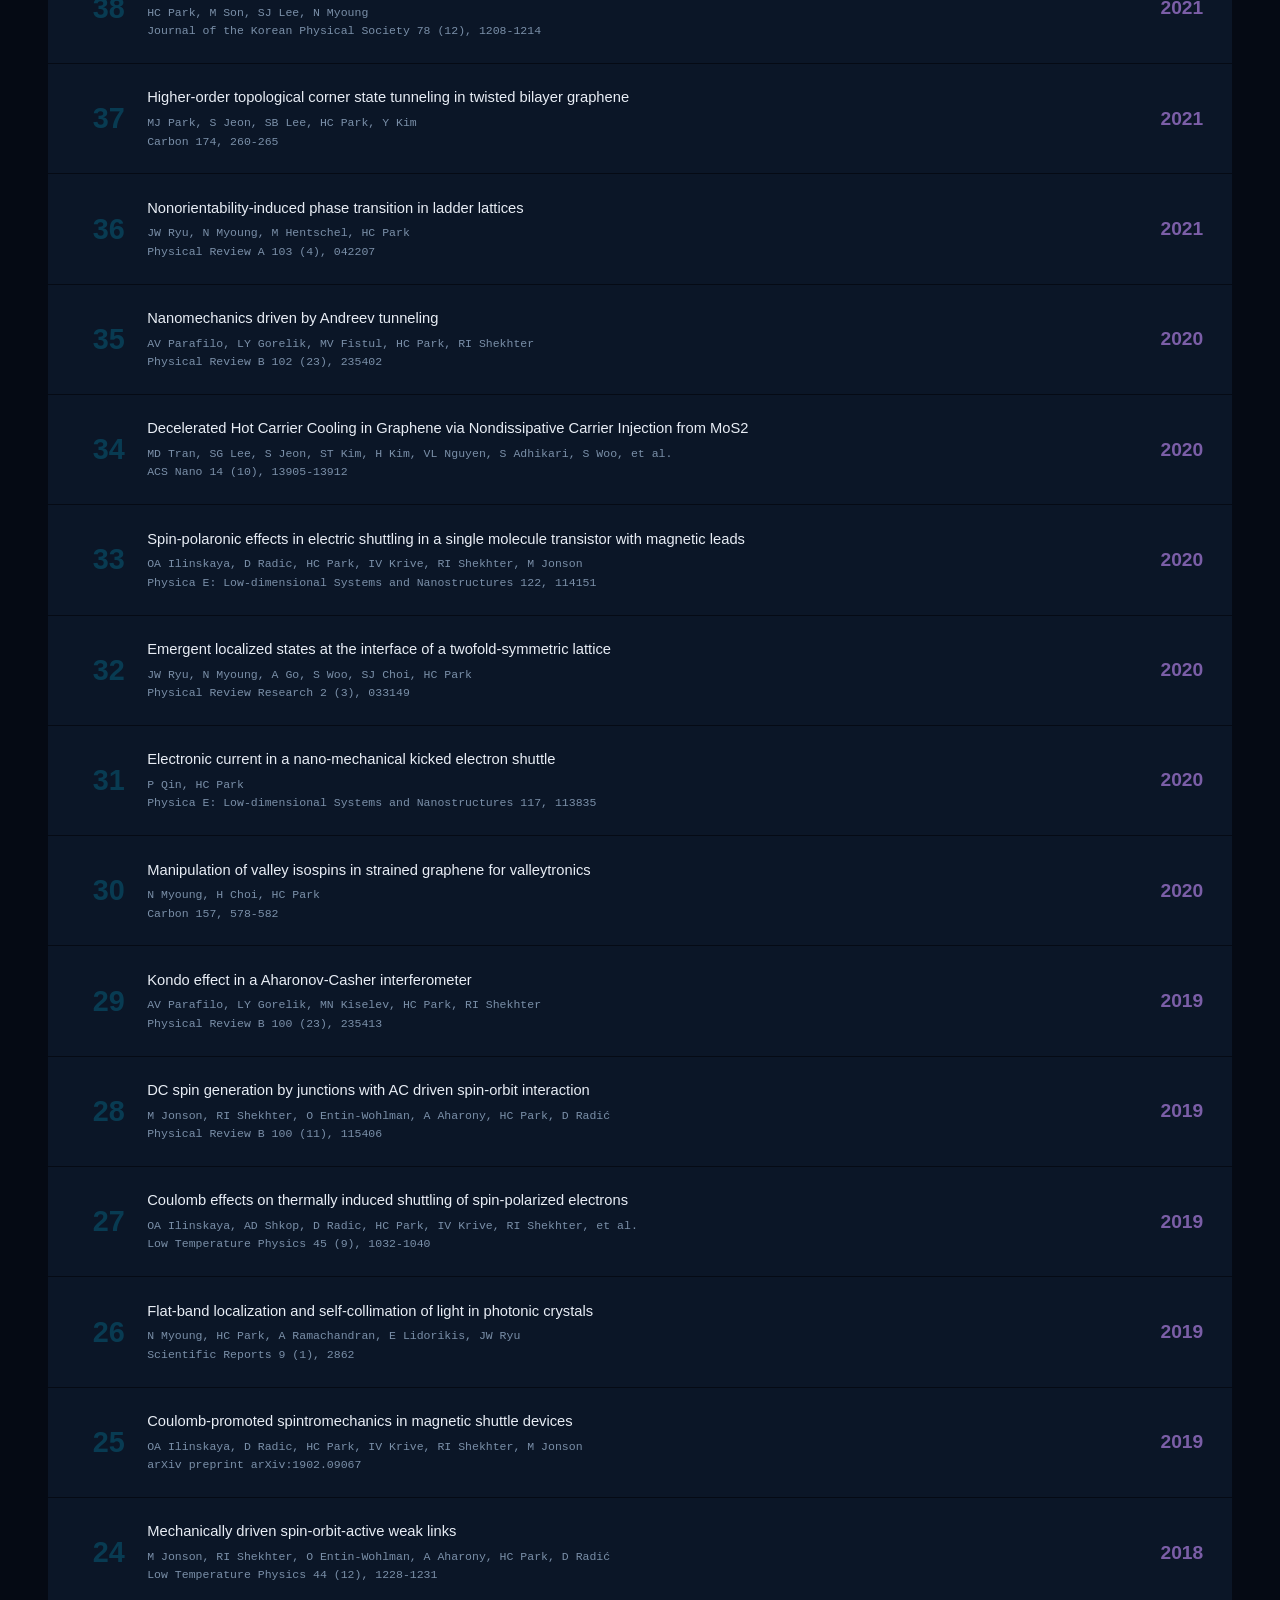
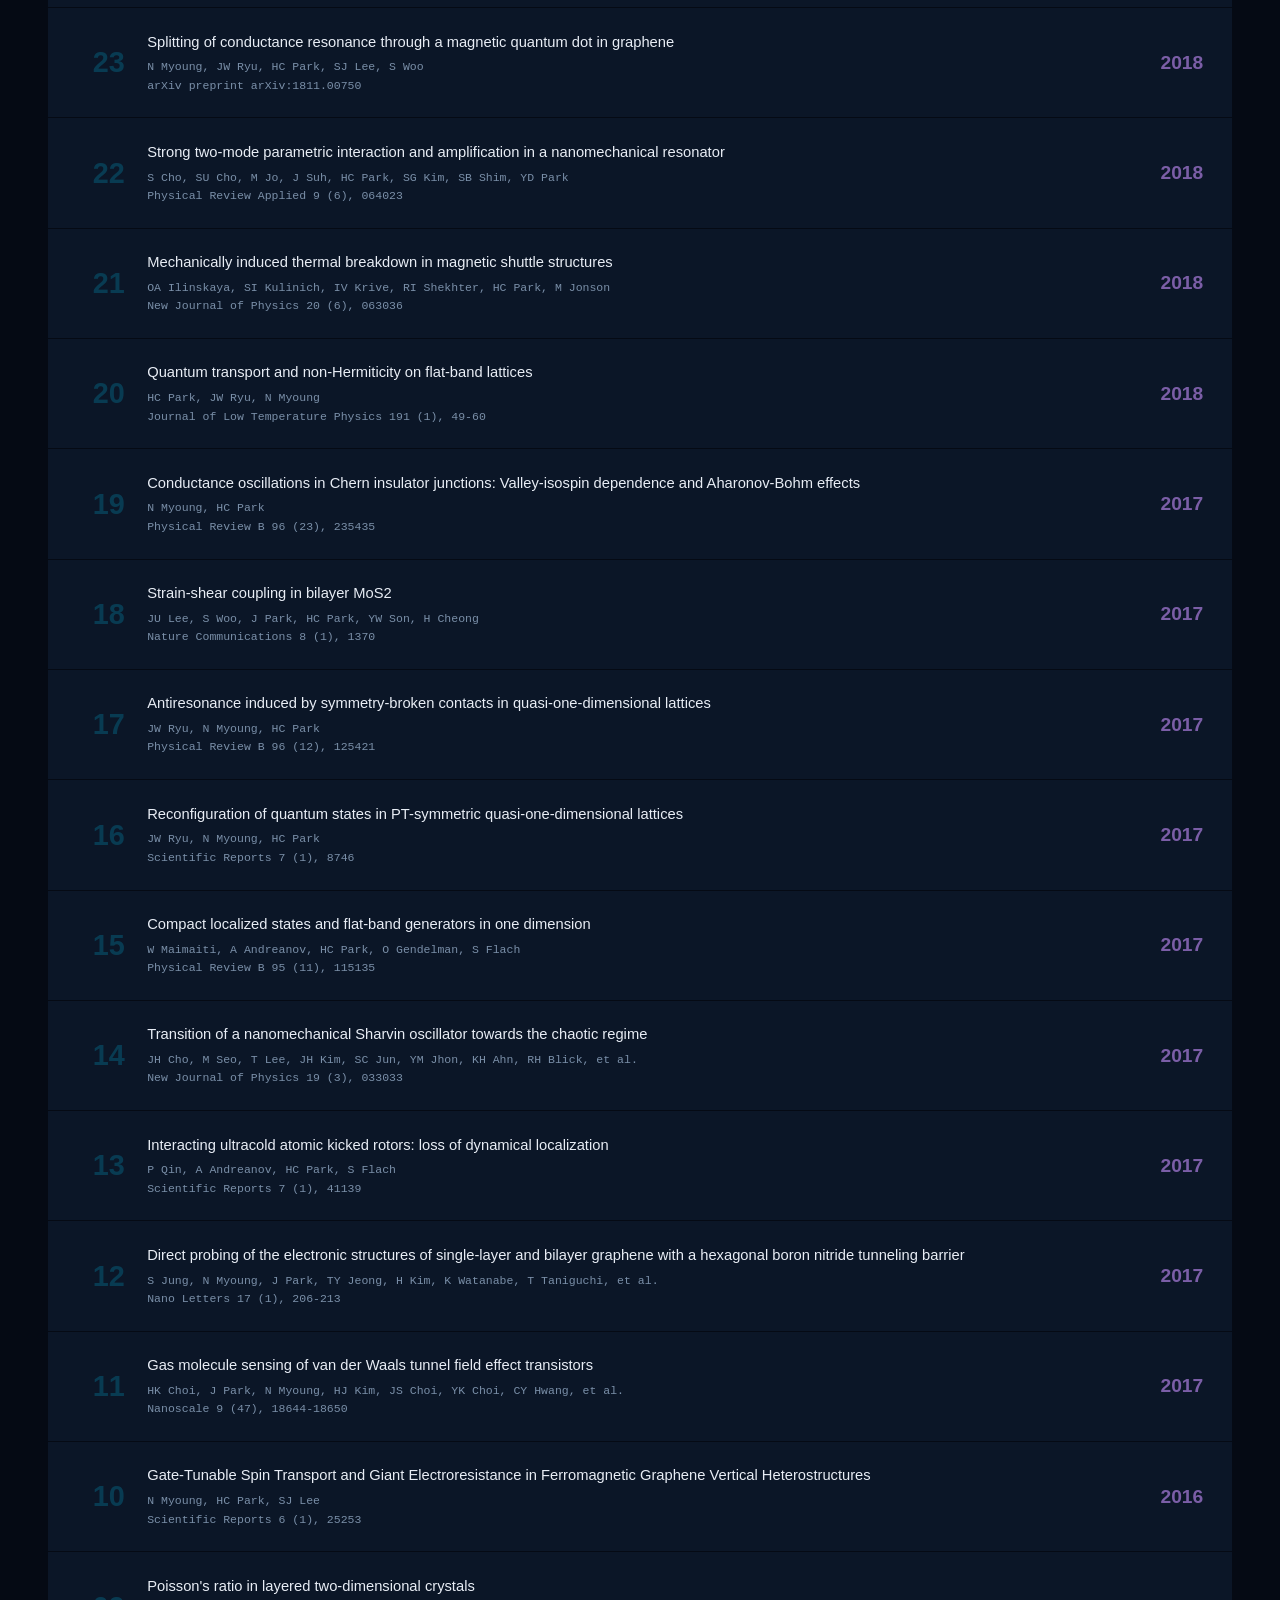
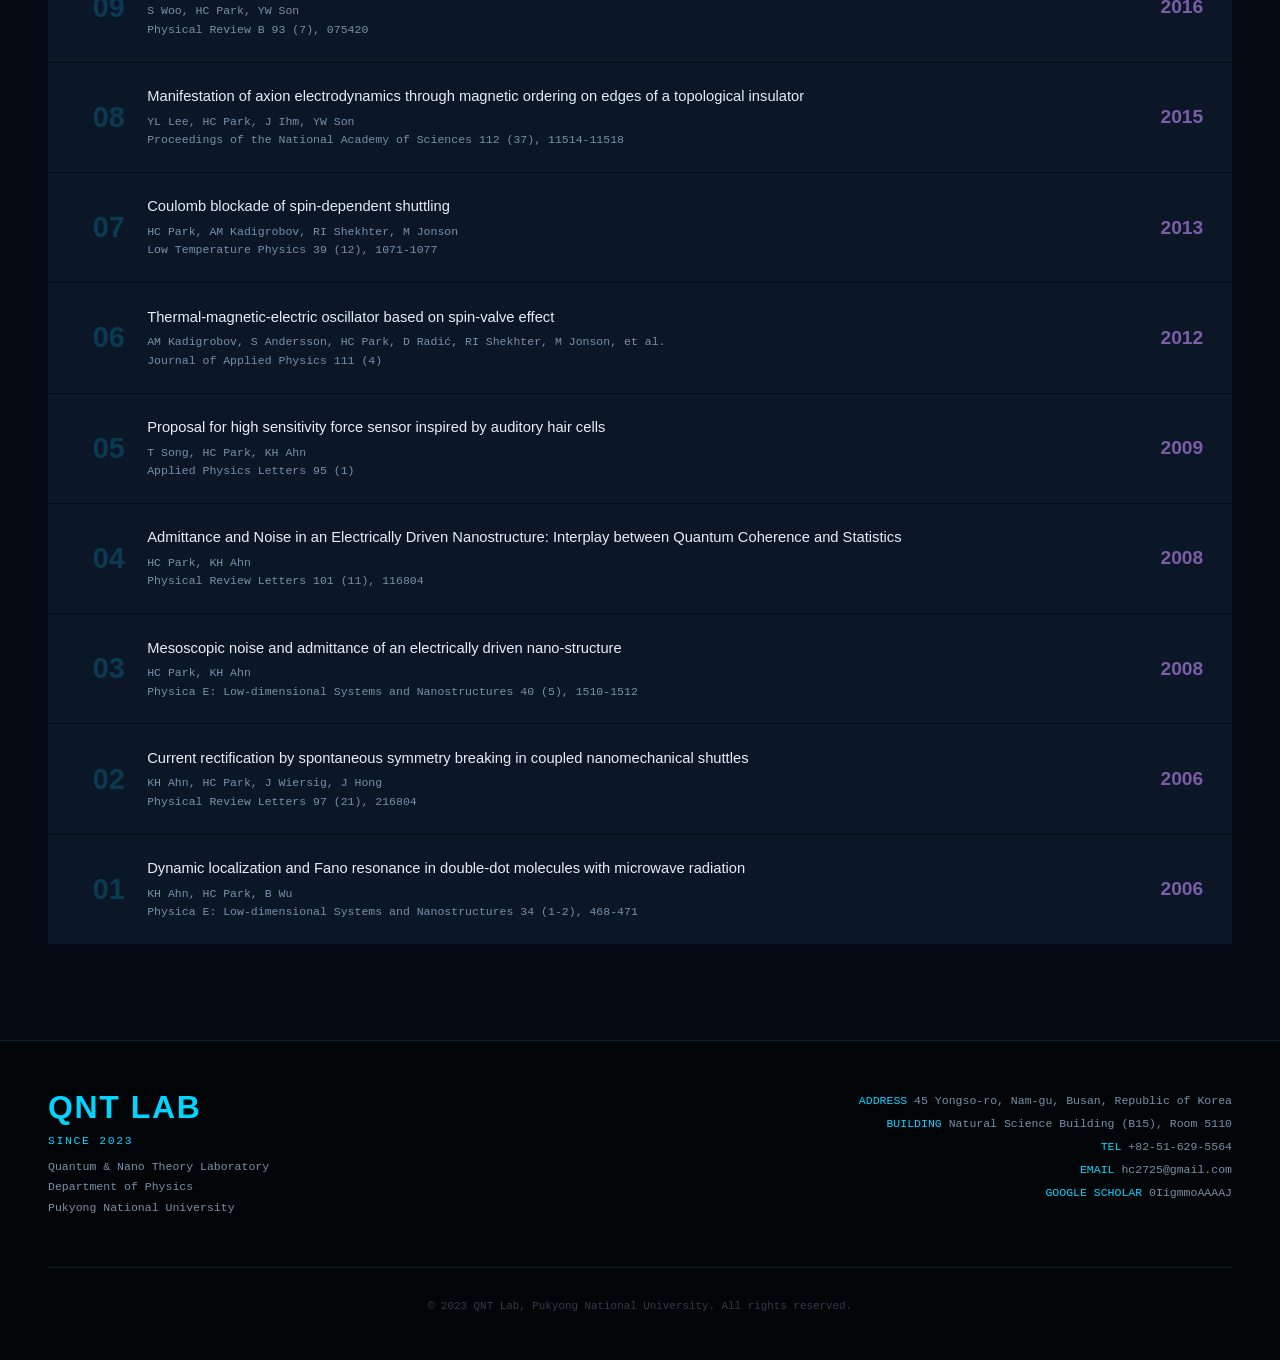
<file: publications.html>
<!DOCTYPE html>
<html lang="en">
<head>
<meta charset="UTF-8">
<meta name="viewport" content="width=device-width, initial-scale=1.0">
<title>Publications | QNT Lab</title>
<link rel="stylesheet" href="style.css">
<style>
  .pub-title a {
    color: inherit;
    text-decoration: none;
  }

  .pub-title a:hover {
    color: var(--accent);
    text-decoration: underline;
  }
</style>

</head>
<body>

<nav>
  <a class="nav-logo" href="index.html">QNT_LAB</a>

<button class="mobile-menu-btn" onclick="toggleMobileMenu()" aria-label="Open menu">
  <span></span>
  <span></span>
  <span></span>
</button>
  
  <ul class="nav-links" id="navLinks">
    <li><a href="research.html">Research</a></li>
    <li><a href="pi.html">PI</a></li>
    <li><a href="publications.html">Publications</a></li>
    <li><a href="members.html">Members</a></li>
    <li><a href="news.html">News</a></li>
  </ul>
</nav>

<main class="page">
  <div class="page-header">
    <div class="page-kicker">Publications</div>
    <h2>Publications</h2>
    <p class="page-subtitle">
      Full publication list based on the provided record. Total: 78 entries.
    </p>
  </div>

  <div class="pub-list">

    <div class="pub-item">
      <div class="pub-num">78</div>
      <div>
        <div class="pub-title"><a href="https://scholar.google.com/scholar?q=Pseudo-Landau+levels+on+a+strain+crystal" target="_blank" rel="noopener noreferrer">Pseudo-Landau levels on a strain crystal</a></div>
        <div class="pub-journal">SM Kim, S Woo, N Myoung, HC Park<br>Journal of the Korean Physical Society, 1-7</div>
      </div>
      <div class="pub-year">2026</div>
    </div>
    <div class="pub-item">
      <div class="pub-num">77</div>
      <div>
        <div class="pub-title"><a href="https://scholar.google.com/scholar?q=Landscape-Similarity-Guided+Optimization+in+QAOA" target="_blank" rel="noopener noreferrer">Landscape-Similarity-Guided Optimization in QAOA</a></div>
        <div class="pub-journal">S Sang, L Hour, S Lee, A Patra, HC Park, MJ Park, Y Han<br>arXiv preprint arXiv:2602.21689</div>
      </div>
      <div class="pub-year">2026</div>
    </div>
    <div class="pub-item">
      <div class="pub-num">76</div>
      <div>
        <div class="pub-title"><a href="https://scholar.google.com/scholar?q=Spontaneous+symmetry+breaking+of+nano-electromechanical+shuttle+due+to+collisions" target="_blank" rel="noopener noreferrer">Spontaneous symmetry breaking of nano-electromechanical shuttle due to collisions</a></div>
        <div class="pub-journal">SM Kim, S Cho, SU Yu, C Kim, HC Park<br>Journal of the Korean Physical Society, 1-6</div>
      </div>
      <div class="pub-year">2026</div>
    </div>
    <div class="pub-item">
      <div class="pub-num">75</div>
      <div>
        <div class="pub-title"><a href="https://scholar.google.com/scholar?q=Biorthogonal+scattering+and+generalized+unitarity+in+non-Hermitian+systems" target="_blank" rel="noopener noreferrer">Biorthogonal scattering and generalized unitarity in non-Hermitian systems</a></div>
        <div class="pub-journal">JW Ryu, H Schomerus, HC Park<br>arXiv preprint arXiv:2602.06349</div>
      </div>
      <div class="pub-year">2026</div>
    </div>
    <div class="pub-item">
      <div class="pub-num">74</div>
      <div>
        <div class="pub-title"><a href="https://scholar.google.com/scholar?q=Enhancing+a+convolutional+autoencoder+with+a+quantum+approximate+optimization+algorithm+for+image+noise+reduction" target="_blank" rel="noopener noreferrer">Enhancing a convolutional autoencoder with a quantum approximate optimization algorithm for image noise reduction</a></div>
        <div class="pub-journal">T Kit, K Pov, K Kea, WD Chang, H Chul Park, Y Han<br>Machine Learning: Science and Technology 6 (4), 045027</div>
      </div>
      <div class="pub-year">2025</div>
    </div>
    <div class="pub-item">
      <div class="pub-num">73</div>
      <div>
        <div class="pub-title"><a href="https://scholar.google.com/scholar?q=Evidence+for+unexpectedly+low+quasiparticle+generation+rates+across+Josephson+junctions+of+driven+superconducting+qubits" target="_blank" rel="noopener noreferrer">Evidence for unexpectedly low quasiparticle generation rates across Josephson junctions of driven superconducting qubits</a></div>
        <div class="pub-journal">B Ann, SJ Choi, HC Park, S Deve, R Dekker, GA Steele, J Ku, SB Shim, et al.<br>arXiv preprint arXiv:2511.22930</div>
      </div>
      <div class="pub-year">2025</div>
    </div>
    <div class="pub-item">
      <div class="pub-num">72</div>
      <div>
        <div class="pub-title"><a href="https://scholar.google.com/scholar?q=Nonorientable+exceptional+points+in+the+Klein+Brillouin+zone" target="_blank" rel="noopener noreferrer">Nonorientable exceptional points in the Klein Brillouin zone</a></div>
        <div class="pub-journal">JW Ryu, JH Han, MJ Park, HC Park, CH Yi<br>Physical Review A 112 (5), 052223</div>
      </div>
      <div class="pub-year">2025</div>
    </div>
    <div class="pub-item">
      <div class="pub-num">71</div>
      <div>
        <div class="pub-title"><a href="https://scholar.google.com/scholar?q=Spontaneous+emission+decay+and+excitation+in+photonic+time+crystals" target="_blank" rel="noopener noreferrer">Spontaneous emission decay and excitation in photonic time crystals</a></div>
        <div class="pub-journal">J Park, K Lee, RY Zhang, HC Park, JW Ryu, GY Cho, MY Lee, Z Zhang, et al.<br>Physical Review Letters 135 (13), 133801</div>
      </div>
      <div class="pub-year">2025</div>
    </div>
    <div class="pub-item">
      <div class="pub-num">70</div>
      <div>
        <div class="pub-title"><a href="https://scholar.google.com/scholar?q=Nanomechanical+Switch+toward+Electron+Turnstile+Operation" target="_blank" rel="noopener noreferrer">Nanomechanical Switch toward Electron Turnstile Operation</a></div>
        <div class="pub-journal">D Lee, SW Jeon, SW Han, J Suh, HC Park, C Kim<br>Nano Letters 25 (31), 11947-11952</div>
      </div>
      <div class="pub-year">2025</div>
    </div>
    <div class="pub-item">
      <div class="pub-num">69</div>
      <div>
        <div class="pub-title"><a href="https://scholar.google.com/scholar?q=Diamond+molecular+balance%3A+ultra-wide+range+Nanomechanical+mass+spectrometry+from+MDa+to+TDa" target="_blank" rel="noopener noreferrer">Diamond molecular balance: ultra-wide range Nanomechanical mass spectrometry from MDa to TDa</a></div>
        <div class="pub-journal">D Lee, SW Jeon, CH Yi, Y Kim, Y Choi, SH Lee, J Cha, SB Shim, J Suh, et al.<br>Nano Letters 25 (26), 10497-10503</div>
      </div>
      <div class="pub-year">2025</div>
    </div>
    <div class="pub-item">
      <div class="pub-num">68</div>
      <div>
        <div class="pub-title"><a href="https://scholar.google.com/scholar?q=Andreev+probing+of+a+Cooper-pair+flying+qubit" target="_blank" rel="noopener noreferrer">Andreev probing of a Cooper-pair flying qubit</a></div>
        <div class="pub-journal">S Park, LY Gorelik, SI Kulinich, HC Park, C Kim, RI Shekhter<br>Physical Review B 111 (16), 165403</div>
      </div>
      <div class="pub-year">2025</div>
    </div>
    <div class="pub-item">
      <div class="pub-num">67</div>
      <div>
        <div class="pub-title"><a href="https://scholar.google.com/scholar?q=Pseudo-Hermitian+topology+in+multiband+non-Hermitian+systems" target="_blank" rel="noopener noreferrer">Pseudo-Hermitian topology in multiband non-Hermitian systems</a></div>
        <div class="pub-journal">JW Ryu, JH Han, CH Yi, HC Park, MJ Park<br>Physical Review A 111 (4), 042205</div>
      </div>
      <div class="pub-year">2025</div>
    </div>
    <div class="pub-item">
      <div class="pub-num">66</div>
      <div>
        <div class="pub-title"><a href="https://scholar.google.com/scholar?q=Topology+of+pseudo-Hermitian+line+of+multiband+non-Hermitian+systems" target="_blank" rel="noopener noreferrer">Topology of pseudo-Hermitian line of multiband non-Hermitian systems</a></div>
        <div class="pub-journal">JW Ryu, JH Han, CH Yi, HC Park, MJ Park<br>SMT 2025</div>
      </div>
      <div class="pub-year">2025</div>
    </div>
    <div class="pub-item">
      <div class="pub-num">65</div>
      <div>
        <div class="pub-title"><a href="https://scholar.google.com/scholar?q=Exploring+Energy+Dissipation+Mechanisms+in+Chaotic+Floquet+States+of+Driven+Superconducting+Qubits" target="_blank" rel="noopener noreferrer">Exploring Energy Dissipation Mechanisms in Chaotic Floquet States of Driven Superconducting Qubits</a></div>
        <div class="pub-journal">B Ann, SJ Choi, HC Park, GA Steele, SB Shim, J Suh<br>SMT 2025</div>
      </div>
      <div class="pub-year">2025</div>
    </div>
    <div class="pub-item">
      <div class="pub-num">64</div>
      <div>
        <div class="pub-title"><a href="https://scholar.google.com/scholar?q=Quantum+Entanglement+generated+by+Nanomechanical+Shuttle" target="_blank" rel="noopener noreferrer">Quantum Entanglement generated by Nanomechanical Shuttle</a></div>
        <div class="pub-journal">HC Park<br>Journal of Internet of Things and Convergence 11 (2), 145-150</div>
      </div>
      <div class="pub-year">2025</div>
    </div>
    <div class="pub-item">
      <div class="pub-num">63</div>
      <div>
        <div class="pub-title"><a href="https://scholar.google.com/scholar?q=Magnetism+in+twisted+triangular+bilayer+graphene+quantum+dots" target="_blank" rel="noopener noreferrer">Magnetism in twisted triangular bilayer graphene quantum dots</a></div>
        <div class="pub-journal">M Mirzakhani, Z Cetin, M Yagmurcukardes, HC Park, FM Peeters, et al.<br>Physical Review B 111 (2), 024417</div>
      </div>
      <div class="pub-year">2025</div>
    </div>
    <div class="pub-item">
      <div class="pub-num">62</div>
      <div>
        <div class="pub-title"><a href="https://scholar.google.com/scholar?q=Orthogonal+flatbands+in+Hamiltonians+with+local+symmetry" target="_blank" rel="noopener noreferrer">Orthogonal flatbands in Hamiltonians with local symmetry</a></div>
        <div class="pub-journal">JW Ryu, A Andreanov, H Chul Park, JH Han<br>Journal of Physics A: Mathematical and Theoretical 57 (49), 495301</div>
      </div>
      <div class="pub-year">2024</div>
    </div>
    <div class="pub-item">
      <div class="pub-num">61</div>
      <div>
        <div class="pub-title"><a href="https://scholar.google.com/scholar?q=Engineering+high+Chern+number+insulators" target="_blank" rel="noopener noreferrer">Engineering high Chern number insulators</a></div>
        <div class="pub-journal">S Woo, S Woo, JW Ryu, HC Park<br>Journal of the Korean Physical Society 85 (8), 661-669</div>
      </div>
      <div class="pub-year">2024</div>
    </div>
    <div class="pub-item">
      <div class="pub-num">60</div>
      <div>
        <div class="pub-title"><a href="https://scholar.google.com/scholar?q=Detecting+Strain+Effects+Due+to+Nanobubbles+in+Graphene+Mach-Zehnder+Interferometers" target="_blank" rel="noopener noreferrer">Detecting Strain Effects Due to Nanobubbles in Graphene Mach-Zehnder Interferometers</a></div>
        <div class="pub-journal">N Myoung, T Song, HC Park<br>physica status solidi (b) 261 (7), 2300379</div>
      </div>
      <div class="pub-year">2024</div>
    </div>
    <div class="pub-item">
      <div class="pub-num">59</div>
      <div>
        <div class="pub-title"><a href="https://scholar.google.com/scholar?q=Diamond+molecular+balance%3A+Revolutionizing+high-resolution+mass+spectrometry+from+MDa+to+TDa+at+room+temperature" target="_blank" rel="noopener noreferrer">Diamond molecular balance: Revolutionizing high-resolution mass spectrometry from MDa to TDa at room temperature</a></div>
        <div class="pub-journal">D Lee, SW Jeon, CH Yi, YH Kim, Y Choi, SH Lee, J Cha, SB Shim, J Suh, et al.<br>arXiv preprint arXiv:2406.01963</div>
      </div>
      <div class="pub-year">2024</div>
    </div>
    <div class="pub-item">
      <div class="pub-num">58</div>
      <div>
        <div class="pub-title"><a href="https://scholar.google.com/scholar?q=Exceptional+classifications+of+non-Hermitian+systems" target="_blank" rel="noopener noreferrer">Exceptional classifications of non-Hermitian systems</a></div>
        <div class="pub-journal">JW Ryu, JH Han, CH Yi, MJ Park, HC Park<br>Communications Physics 7 (1), 109</div>
      </div>
      <div class="pub-year">2024</div>
    </div>
    <div class="pub-item">
      <div class="pub-num">57</div>
      <div>
        <div class="pub-title"><a href="https://scholar.google.com/scholar?q=Topology+of+non-Hermitian+systems+from+the+exceptional+point" target="_blank" rel="noopener noreferrer">Topology of non-Hermitian systems from the exceptional point</a></div>
        <div class="pub-journal">JW Ryu, JH Han, CH Yi, MJ Park, HC Park<br>APS March Meeting Abstracts 2024, N17.009</div>
      </div>
      <div class="pub-year">2024</div>
    </div>
    <div class="pub-item">
      <div class="pub-num">56</div>
      <div>
        <div class="pub-title"><a href="https://scholar.google.com/scholar?q=Strain-induced+flat+bands+in+hexagonal+quantum+dot+networks+of+graphene+nanoribbons+with+nanobubbles" target="_blank" rel="noopener noreferrer">Strain-induced flat bands in hexagonal quantum dot networks of graphene nanoribbons with nanobubbles</a></div>
        <div class="pub-journal">HC Park, N Myoung<br>Journal of the Korean Physical Society 83 (9), 692-699</div>
      </div>
      <div class="pub-year">2023</div>
    </div>
    <div class="pub-item">
      <div class="pub-num">55</div>
      <div>
        <div class="pub-title"><a href="https://scholar.google.com/scholar?q=Realization+of+non-Hermitian+Hopf+bundle+matter" target="_blank" rel="noopener noreferrer">Realization of non-Hermitian Hopf bundle matter</a></div>
        <div class="pub-journal">Y Kim, HC Park, M Kyung, K Lee, JW Ryu, O You, S Zhang, B Min, et al.<br>Communications Physics 6 (1), 273</div>
      </div>
      <div class="pub-year">2023</div>
    </div>
    <div class="pub-item">
      <div class="pub-num">54</div>
      <div>
        <div class="pub-title"><a href="https://scholar.google.com/scholar?q=Non-Hermitian+Band+Structure+of+Photonic+Temporal+Crystals" target="_blank" rel="noopener noreferrer">Non-Hermitian Band Structure of Photonic Temporal Crystals</a></div>
        <div class="pub-journal">J Park, H Cho, S Lee, K Lee, K Lee, HC Park, JW Ryu, N Park, S Jeon, et al.<br>CLEO: Fundamental Science, FTu4D.2</div>
      </div>
      <div class="pub-year">2023</div>
    </div>
    <div class="pub-item">
      <div class="pub-num">53</div>
      <div>
        <div class="pub-title"><a href="https://scholar.google.com/scholar?q=Bloch+theorem+dictated+wave+chaos+in+microcavity+crystals" target="_blank" rel="noopener noreferrer">Bloch theorem dictated wave chaos in microcavity crystals</a></div>
        <div class="pub-journal">CH Yi, HC Park, MJ Park<br>Light: Science &amp; Applications 12 (1), 106</div>
      </div>
      <div class="pub-year">2023</div>
    </div>
    <div class="pub-item">
      <div class="pub-num">52</div>
      <div>
        <div class="pub-title"><a href="https://scholar.google.com/scholar?q=A+strain-engineered+graphene+qubit+in+a+nanobubble" target="_blank" rel="noopener noreferrer">A strain-engineered graphene qubit in a nanobubble</a></div>
        <div class="pub-journal">HC Park, JY Han, N Myoung<br>Quantum Science and Technology 8 (2), 025012</div>
      </div>
      <div class="pub-year">2023</div>
    </div>
    <div class="pub-item">
      <div class="pub-num">51</div>
      <div>
        <div class="pub-title"><a href="https://scholar.google.com/scholar?q=Electronic+Mach-Zehnder+interference+in+a+bipolar+hybrid+monolayer-bilayer+graphene+junction" target="_blank" rel="noopener noreferrer">Electronic Mach-Zehnder interference in a bipolar hybrid monolayer-bilayer graphene junction</a></div>
        <div class="pub-journal">M Mirzakhani, N Myoung, FM Peeters, HC Park<br>Carbon 201, 734-744</div>
      </div>
      <div class="pub-year">2023</div>
    </div>
    <div class="pub-item">
      <div class="pub-num">50</div>
      <div>
        <div class="pub-title"><a href="https://scholar.google.com/scholar?q=Role+of+chiral+symmetry+in+a+kicked+Jaynes-Cummings+model" target="_blank" rel="noopener noreferrer">Role of chiral symmetry in a kicked Jaynes-Cummings model</a></div>
        <div class="pub-journal">P Qin, HC Park<br>Physical Review A 107 (1), 013712</div>
      </div>
      <div class="pub-year">2023</div>
    </div>
    <div class="pub-item">
      <div class="pub-num">49</div>
      <div>
        <div class="pub-title"><a href="https://scholar.google.com/scholar?q=Pumping+and+Cooling+of+Nanomechanical+Vibrations+Generated+by+Cooper-Pair+Exchange" target="_blank" rel="noopener noreferrer">Pumping and Cooling of Nanomechanical Vibrations Generated by Cooper-Pair Exchange</a></div>
        <div class="pub-journal">AV Parafilo, LY Gorelik, HC Park, RI Shekhter<br>Journal of Low Temperature Physics 210 (1), 150-165</div>
      </div>
      <div class="pub-year">2023</div>
    </div>
    <div class="pub-item">
      <div class="pub-num">48</div>
      <div>
        <div class="pub-title"><a href="https://scholar.google.com/scholar?q=Comment+on+%22Amplified+emission+and+lasing+in+photonic+time+crystals%22" target="_blank" rel="noopener noreferrer">Comment on &quot;Amplified emission and lasing in photonic time crystals&quot;</a></div>
        <div class="pub-journal">J Park, HC Park, K Lee, J Shin, JW Ryu, W Jeon, N Park, B Min<br>arXiv preprint arXiv:2211.14832</div>
      </div>
      <div class="pub-year">2022</div>
    </div>
    <div class="pub-item">
      <div class="pub-num">47</div>
      <div>
        <div class="pub-title"><a href="https://scholar.google.com/scholar?q=Revealing+non-Hermitian+band+structure+of+photonic+Floquet+media" target="_blank" rel="noopener noreferrer">Revealing non-Hermitian band structure of photonic Floquet media</a></div>
        <div class="pub-journal">J Park, H Cho, S Lee, K Lee, K Lee, HC Park, JW Ryu, N Park, S Jeon, et al.<br>Science Advances 8 (40), eabo6220</div>
      </div>
      <div class="pub-year">2022</div>
    </div>
    <div class="pub-item">
      <div class="pub-num">46</div>
      <div>
        <div class="pub-title"><a href="https://scholar.google.com/scholar?q=Strong+interlayer+coupling+and+stable+topological+flat+bands+in+twisted+bilayer+photonic+moir%C3%A9+superlattices" target="_blank" rel="noopener noreferrer">Strong interlayer coupling and stable topological flat bands in twisted bilayer photonic moiré superlattices</a></div>
        <div class="pub-journal">CH Yi, HC Park, MJ Park<br>Light: Science &amp; Applications 11 (1), 289</div>
      </div>
      <div class="pub-year">2022</div>
    </div>
    <div class="pub-item">
      <div class="pub-num">45</div>
      <div>
        <div class="pub-title"><a href="https://scholar.google.com/scholar?q=Observation+of+second-order+corner+skin+modes+in+non-Hermitian+electric+circuits" target="_blank" rel="noopener noreferrer">Observation of second-order corner skin modes in non-Hermitian electric circuits</a></div>
        <div class="pub-journal">Y Kim, M Kyung, HC Park, K Lee, JW Ryu, MJ Park, B Min<br>Metamaterials, Metadevices, and Metasystems 2022, PC121951A</div>
      </div>
      <div class="pub-year">2022</div>
    </div>
    <div class="pub-item">
      <div class="pub-num">44</div>
      <div>
        <div class="pub-title"><a href="https://scholar.google.com/scholar?q=Nanomechanical+cat+states+generated+by+a+dc+voltage-driven+Cooper+pair+box+qubit" target="_blank" rel="noopener noreferrer">Nanomechanical cat states generated by a dc voltage-driven Cooper pair box qubit</a></div>
        <div class="pub-journal">D Radić, SJ Choi, HC Park, J Suh, RI Shekhter, LY Gorelik<br>npj Quantum Information 8 (1), 74</div>
      </div>
      <div class="pub-year">2022</div>
    </div>
    <div class="pub-item">
      <div class="pub-num">43</div>
      <div>
        <div class="pub-title"><a href="https://scholar.google.com/scholar?q=Cooling+of+nanomechanical+vibrations+by+Andreev+injection" target="_blank" rel="noopener noreferrer">Cooling of nanomechanical vibrations by Andreev injection</a></div>
        <div class="pub-journal">OM Bahrova, SI Kulinich, LY Gorelik, RI Shekhter, HC Park<br>Low Temperature Physics 48 (6), 476-482</div>
      </div>
      <div class="pub-year">2022</div>
    </div>
    <div class="pub-item">
      <div class="pub-num">42</div>
      <div>
        <div class="pub-title"><a href="https://scholar.google.com/scholar?q=Nanomechanics+driven+by+the+superconducting+proximity+effect" target="_blank" rel="noopener noreferrer">Nanomechanics driven by the superconducting proximity effect</a></div>
        <div class="pub-journal">OM Bahrova, SI Kulinich, LY Gorelik, RI Shekhter, HC Park<br>New Journal of Physics 24 (3), 033008</div>
      </div>
      <div class="pub-year">2022</div>
    </div>
    <div class="pub-item">
      <div class="pub-num">41</div>
      <div>
        <div class="pub-title"><a href="https://scholar.google.com/scholar?q=Topological+edge+states+in+bowtie+ladders+with+different+cutting+edges" target="_blank" rel="noopener noreferrer">Topological edge states in bowtie ladders with different cutting edges</a></div>
        <div class="pub-journal">JW Ryu, S Woo, N Myoung, HC Park<br>Physica E: Low-dimensional Systems and Nanostructures 137, 114941</div>
      </div>
      <div class="pub-year">2022</div>
    </div>
    <div class="pub-item">
      <div class="pub-num">40</div>
      <div>
        <div class="pub-title"><a href="https://scholar.google.com/scholar?q=Machine+learning+approach+to+the+recognition+of+nanobubbles+in+graphene" target="_blank" rel="noopener noreferrer">Machine learning approach to the recognition of nanobubbles in graphene</a></div>
        <div class="pub-journal">T Song, N Myoung, H Lee, HC Park<br>Applied Physics Letters 119 (19)</div>
      </div>
      <div class="pub-year">2021</div>
    </div>
    <div class="pub-item">
      <div class="pub-num">39</div>
      <div>
        <div class="pub-title"><a href="https://scholar.google.com/scholar?q=Kick-induced+rectified+current+in+a+symmetric+nanoelectromechanical+shuttle" target="_blank" rel="noopener noreferrer">Kick-induced rectified current in a symmetric nanoelectromechanical shuttle</a></div>
        <div class="pub-journal">P Qin, HC Park<br>Physical Review B 104 (6), 064303</div>
      </div>
      <div class="pub-year">2021</div>
    </div>
    <div class="pub-item">
      <div class="pub-num">38</div>
      <div>
        <div class="pub-title"><a href="https://scholar.google.com/scholar?q=Electronic+states+of+graphene+quantum+dots+induced+by+nanobubbles" target="_blank" rel="noopener noreferrer">Electronic states of graphene quantum dots induced by nanobubbles</a></div>
        <div class="pub-journal">HC Park, M Son, SJ Lee, N Myoung<br>Journal of the Korean Physical Society 78 (12), 1208-1214</div>
      </div>
      <div class="pub-year">2021</div>
    </div>
    <div class="pub-item">
      <div class="pub-num">37</div>
      <div>
        <div class="pub-title"><a href="https://scholar.google.com/scholar?q=Higher-order+topological+corner+state+tunneling+in+twisted+bilayer+graphene" target="_blank" rel="noopener noreferrer">Higher-order topological corner state tunneling in twisted bilayer graphene</a></div>
        <div class="pub-journal">MJ Park, S Jeon, SB Lee, HC Park, Y Kim<br>Carbon 174, 260-265</div>
      </div>
      <div class="pub-year">2021</div>
    </div>
    <div class="pub-item">
      <div class="pub-num">36</div>
      <div>
        <div class="pub-title"><a href="https://scholar.google.com/scholar?q=Nonorientability-induced+phase+transition+in+ladder+lattices" target="_blank" rel="noopener noreferrer">Nonorientability-induced phase transition in ladder lattices</a></div>
        <div class="pub-journal">JW Ryu, N Myoung, M Hentschel, HC Park<br>Physical Review A 103 (4), 042207</div>
      </div>
      <div class="pub-year">2021</div>
    </div>
    <div class="pub-item">
      <div class="pub-num">35</div>
      <div>
        <div class="pub-title"><a href="https://scholar.google.com/scholar?q=Nanomechanics+driven+by+Andreev+tunneling" target="_blank" rel="noopener noreferrer">Nanomechanics driven by Andreev tunneling</a></div>
        <div class="pub-journal">AV Parafilo, LY Gorelik, MV Fistul, HC Park, RI Shekhter<br>Physical Review B 102 (23), 235402</div>
      </div>
      <div class="pub-year">2020</div>
    </div>
    <div class="pub-item">
      <div class="pub-num">34</div>
      <div>
        <div class="pub-title"><a href="https://scholar.google.com/scholar?q=Decelerated+Hot+Carrier+Cooling+in+Graphene+via+Nondissipative+Carrier+Injection+from+MoS2" target="_blank" rel="noopener noreferrer">Decelerated Hot Carrier Cooling in Graphene via Nondissipative Carrier Injection from MoS2</a></div>
        <div class="pub-journal">MD Tran, SG Lee, S Jeon, ST Kim, H Kim, VL Nguyen, S Adhikari, S Woo, et al.<br>ACS Nano 14 (10), 13905-13912</div>
      </div>
      <div class="pub-year">2020</div>
    </div>
    <div class="pub-item">
      <div class="pub-num">33</div>
      <div>
        <div class="pub-title"><a href="https://scholar.google.com/scholar?q=Spin-polaronic+effects+in+electric+shuttling+in+a+single+molecule+transistor+with+magnetic+leads" target="_blank" rel="noopener noreferrer">Spin-polaronic effects in electric shuttling in a single molecule transistor with magnetic leads</a></div>
        <div class="pub-journal">OA Ilinskaya, D Radic, HC Park, IV Krive, RI Shekhter, M Jonson<br>Physica E: Low-dimensional Systems and Nanostructures 122, 114151</div>
      </div>
      <div class="pub-year">2020</div>
    </div>
    <div class="pub-item">
      <div class="pub-num">32</div>
      <div>
        <div class="pub-title"><a href="https://scholar.google.com/scholar?q=Emergent+localized+states+at+the+interface+of+a+twofold-symmetric+lattice" target="_blank" rel="noopener noreferrer">Emergent localized states at the interface of a twofold-symmetric lattice</a></div>
        <div class="pub-journal">JW Ryu, N Myoung, A Go, S Woo, SJ Choi, HC Park<br>Physical Review Research 2 (3), 033149</div>
      </div>
      <div class="pub-year">2020</div>
    </div>
    <div class="pub-item">
      <div class="pub-num">31</div>
      <div>
        <div class="pub-title"><a href="https://scholar.google.com/scholar?q=Electronic+current+in+a+nano-mechanical+kicked+electron+shuttle" target="_blank" rel="noopener noreferrer">Electronic current in a nano-mechanical kicked electron shuttle</a></div>
        <div class="pub-journal">P Qin, HC Park<br>Physica E: Low-dimensional Systems and Nanostructures 117, 113835</div>
      </div>
      <div class="pub-year">2020</div>
    </div>
    <div class="pub-item">
      <div class="pub-num">30</div>
      <div>
        <div class="pub-title"><a href="https://scholar.google.com/scholar?q=Manipulation+of+valley+isospins+in+strained+graphene+for+valleytronics" target="_blank" rel="noopener noreferrer">Manipulation of valley isospins in strained graphene for valleytronics</a></div>
        <div class="pub-journal">N Myoung, H Choi, HC Park<br>Carbon 157, 578-582</div>
      </div>
      <div class="pub-year">2020</div>
    </div>
    <div class="pub-item">
      <div class="pub-num">29</div>
      <div>
        <div class="pub-title"><a href="https://scholar.google.com/scholar?q=Kondo+effect+in+a+Aharonov-Casher+interferometer" target="_blank" rel="noopener noreferrer">Kondo effect in a Aharonov-Casher interferometer</a></div>
        <div class="pub-journal">AV Parafilo, LY Gorelik, MN Kiselev, HC Park, RI Shekhter<br>Physical Review B 100 (23), 235413</div>
      </div>
      <div class="pub-year">2019</div>
    </div>
    <div class="pub-item">
      <div class="pub-num">28</div>
      <div>
        <div class="pub-title"><a href="https://scholar.google.com/scholar?q=DC+spin+generation+by+junctions+with+AC+driven+spin-orbit+interaction" target="_blank" rel="noopener noreferrer">DC spin generation by junctions with AC driven spin-orbit interaction</a></div>
        <div class="pub-journal">M Jonson, RI Shekhter, O Entin-Wohlman, A Aharony, HC Park, D Radić<br>Physical Review B 100 (11), 115406</div>
      </div>
      <div class="pub-year">2019</div>
    </div>
    <div class="pub-item">
      <div class="pub-num">27</div>
      <div>
        <div class="pub-title"><a href="https://scholar.google.com/scholar?q=Coulomb+effects+on+thermally+induced+shuttling+of+spin-polarized+electrons" target="_blank" rel="noopener noreferrer">Coulomb effects on thermally induced shuttling of spin-polarized electrons</a></div>
        <div class="pub-journal">OA Ilinskaya, AD Shkop, D Radic, HC Park, IV Krive, RI Shekhter, et al.<br>Low Temperature Physics 45 (9), 1032-1040</div>
      </div>
      <div class="pub-year">2019</div>
    </div>
    <div class="pub-item">
      <div class="pub-num">26</div>
      <div>
        <div class="pub-title"><a href="https://scholar.google.com/scholar?q=Flat-band+localization+and+self-collimation+of+light+in+photonic+crystals" target="_blank" rel="noopener noreferrer">Flat-band localization and self-collimation of light in photonic crystals</a></div>
        <div class="pub-journal">N Myoung, HC Park, A Ramachandran, E Lidorikis, JW Ryu<br>Scientific Reports 9 (1), 2862</div>
      </div>
      <div class="pub-year">2019</div>
    </div>
    <div class="pub-item">
      <div class="pub-num">25</div>
      <div>
        <div class="pub-title"><a href="https://scholar.google.com/scholar?q=Coulomb-promoted+spintromechanics+in+magnetic+shuttle+devices" target="_blank" rel="noopener noreferrer">Coulomb-promoted spintromechanics in magnetic shuttle devices</a></div>
        <div class="pub-journal">OA Ilinskaya, D Radic, HC Park, IV Krive, RI Shekhter, M Jonson<br>arXiv preprint arXiv:1902.09067</div>
      </div>
      <div class="pub-year">2019</div>
    </div>
    <div class="pub-item">
      <div class="pub-num">24</div>
      <div>
        <div class="pub-title"><a href="https://scholar.google.com/scholar?q=Mechanically+driven+spin-orbit-active+weak+links" target="_blank" rel="noopener noreferrer">Mechanically driven spin-orbit-active weak links</a></div>
        <div class="pub-journal">M Jonson, RI Shekhter, O Entin-Wohlman, A Aharony, HC Park, D Radić<br>Low Temperature Physics 44 (12), 1228-1231</div>
      </div>
      <div class="pub-year">2018</div>
    </div>
    <div class="pub-item">
      <div class="pub-num">23</div>
      <div>
        <div class="pub-title"><a href="https://scholar.google.com/scholar?q=Splitting+of+conductance+resonance+through+a+magnetic+quantum+dot+in+graphene" target="_blank" rel="noopener noreferrer">Splitting of conductance resonance through a magnetic quantum dot in graphene</a></div>
        <div class="pub-journal">N Myoung, JW Ryu, HC Park, SJ Lee, S Woo<br>arXiv preprint arXiv:1811.00750</div>
      </div>
      <div class="pub-year">2018</div>
    </div>
    <div class="pub-item">
      <div class="pub-num">22</div>
      <div>
        <div class="pub-title"><a href="https://scholar.google.com/scholar?q=Strong+two-mode+parametric+interaction+and+amplification+in+a+nanomechanical+resonator" target="_blank" rel="noopener noreferrer">Strong two-mode parametric interaction and amplification in a nanomechanical resonator</a></div>
        <div class="pub-journal">S Cho, SU Cho, M Jo, J Suh, HC Park, SG Kim, SB Shim, YD Park<br>Physical Review Applied 9 (6), 064023</div>
      </div>
      <div class="pub-year">2018</div>
    </div>
    <div class="pub-item">
      <div class="pub-num">21</div>
      <div>
        <div class="pub-title"><a href="https://scholar.google.com/scholar?q=Mechanically+induced+thermal+breakdown+in+magnetic+shuttle+structures" target="_blank" rel="noopener noreferrer">Mechanically induced thermal breakdown in magnetic shuttle structures</a></div>
        <div class="pub-journal">OA Ilinskaya, SI Kulinich, IV Krive, RI Shekhter, HC Park, M Jonson<br>New Journal of Physics 20 (6), 063036</div>
      </div>
      <div class="pub-year">2018</div>
    </div>
    <div class="pub-item">
      <div class="pub-num">20</div>
      <div>
        <div class="pub-title"><a href="https://scholar.google.com/scholar?q=Quantum+transport+and+non-Hermiticity+on+flat-band+lattices" target="_blank" rel="noopener noreferrer">Quantum transport and non-Hermiticity on flat-band lattices</a></div>
        <div class="pub-journal">HC Park, JW Ryu, N Myoung<br>Journal of Low Temperature Physics 191 (1), 49-60</div>
      </div>
      <div class="pub-year">2018</div>
    </div>
    <div class="pub-item">
      <div class="pub-num">19</div>
      <div>
        <div class="pub-title"><a href="https://scholar.google.com/scholar?q=Conductance+oscillations+in+Chern+insulator+junctions%3A+Valley-isospin+dependence+and+Aharonov-Bohm+effects" target="_blank" rel="noopener noreferrer">Conductance oscillations in Chern insulator junctions: Valley-isospin dependence and Aharonov-Bohm effects</a></div>
        <div class="pub-journal">N Myoung, HC Park<br>Physical Review B 96 (23), 235435</div>
      </div>
      <div class="pub-year">2017</div>
    </div>
    <div class="pub-item">
      <div class="pub-num">18</div>
      <div>
        <div class="pub-title"><a href="https://scholar.google.com/scholar?q=Strain-shear+coupling+in+bilayer+MoS2" target="_blank" rel="noopener noreferrer">Strain-shear coupling in bilayer MoS2</a></div>
        <div class="pub-journal">JU Lee, S Woo, J Park, HC Park, YW Son, H Cheong<br>Nature Communications 8 (1), 1370</div>
      </div>
      <div class="pub-year">2017</div>
    </div>
    <div class="pub-item">
      <div class="pub-num">17</div>
      <div>
        <div class="pub-title"><a href="https://scholar.google.com/scholar?q=Antiresonance+induced+by+symmetry-broken+contacts+in+quasi-one-dimensional+lattices" target="_blank" rel="noopener noreferrer">Antiresonance induced by symmetry-broken contacts in quasi-one-dimensional lattices</a></div>
        <div class="pub-journal">JW Ryu, N Myoung, HC Park<br>Physical Review B 96 (12), 125421</div>
      </div>
      <div class="pub-year">2017</div>
    </div>
    <div class="pub-item">
      <div class="pub-num">16</div>
      <div>
        <div class="pub-title"><a href="https://scholar.google.com/scholar?q=Reconfiguration+of+quantum+states+in+PT-symmetric+quasi-one-dimensional+lattices" target="_blank" rel="noopener noreferrer">Reconfiguration of quantum states in PT-symmetric quasi-one-dimensional lattices</a></div>
        <div class="pub-journal">JW Ryu, N Myoung, HC Park<br>Scientific Reports 7 (1), 8746</div>
      </div>
      <div class="pub-year">2017</div>
    </div>
    <div class="pub-item">
      <div class="pub-num">15</div>
      <div>
        <div class="pub-title"><a href="https://scholar.google.com/scholar?q=Compact+localized+states+and+flat-band+generators+in+one+dimension" target="_blank" rel="noopener noreferrer">Compact localized states and flat-band generators in one dimension</a></div>
        <div class="pub-journal">W Maimaiti, A Andreanov, HC Park, O Gendelman, S Flach<br>Physical Review B 95 (11), 115135</div>
      </div>
      <div class="pub-year">2017</div>
    </div>
    <div class="pub-item">
      <div class="pub-num">14</div>
      <div>
        <div class="pub-title"><a href="https://scholar.google.com/scholar?q=Transition+of+a+nanomechanical+Sharvin+oscillator+towards+the+chaotic+regime" target="_blank" rel="noopener noreferrer">Transition of a nanomechanical Sharvin oscillator towards the chaotic regime</a></div>
        <div class="pub-journal">JH Cho, M Seo, T Lee, JH Kim, SC Jun, YM Jhon, KH Ahn, RH Blick, et al.<br>New Journal of Physics 19 (3), 033033</div>
      </div>
      <div class="pub-year">2017</div>
    </div>
    <div class="pub-item">
      <div class="pub-num">13</div>
      <div>
        <div class="pub-title"><a href="https://scholar.google.com/scholar?q=Interacting+ultracold+atomic+kicked+rotors%3A+loss+of+dynamical+localization" target="_blank" rel="noopener noreferrer">Interacting ultracold atomic kicked rotors: loss of dynamical localization</a></div>
        <div class="pub-journal">P Qin, A Andreanov, HC Park, S Flach<br>Scientific Reports 7 (1), 41139</div>
      </div>
      <div class="pub-year">2017</div>
    </div>
    <div class="pub-item">
      <div class="pub-num">12</div>
      <div>
        <div class="pub-title"><a href="https://scholar.google.com/scholar?q=Direct+probing+of+the+electronic+structures+of+single-layer+and+bilayer+graphene+with+a+hexagonal+boron+nitride+tunneling+barrier" target="_blank" rel="noopener noreferrer">Direct probing of the electronic structures of single-layer and bilayer graphene with a hexagonal boron nitride tunneling barrier</a></div>
        <div class="pub-journal">S Jung, N Myoung, J Park, TY Jeong, H Kim, K Watanabe, T Taniguchi, et al.<br>Nano Letters 17 (1), 206-213</div>
      </div>
      <div class="pub-year">2017</div>
    </div>
    <div class="pub-item">
      <div class="pub-num">11</div>
      <div>
        <div class="pub-title"><a href="https://scholar.google.com/scholar?q=Gas+molecule+sensing+of+van+der+Waals+tunnel+field+effect+transistors" target="_blank" rel="noopener noreferrer">Gas molecule sensing of van der Waals tunnel field effect transistors</a></div>
        <div class="pub-journal">HK Choi, J Park, N Myoung, HJ Kim, JS Choi, YK Choi, CY Hwang, et al.<br>Nanoscale 9 (47), 18644-18650</div>
      </div>
      <div class="pub-year">2017</div>
    </div>
    <div class="pub-item">
      <div class="pub-num">10</div>
      <div>
        <div class="pub-title"><a href="https://scholar.google.com/scholar?q=Gate-Tunable+Spin+Transport+and+Giant+Electroresistance+in+Ferromagnetic+Graphene+Vertical+Heterostructures" target="_blank" rel="noopener noreferrer">Gate-Tunable Spin Transport and Giant Electroresistance in Ferromagnetic Graphene Vertical Heterostructures</a></div>
        <div class="pub-journal">N Myoung, HC Park, SJ Lee<br>Scientific Reports 6 (1), 25253</div>
      </div>
      <div class="pub-year">2016</div>
    </div>
    <div class="pub-item">
      <div class="pub-num">09</div>
      <div>
        <div class="pub-title"><a href="https://scholar.google.com/scholar?q=Poisson%27s+ratio+in+layered+two-dimensional+crystals" target="_blank" rel="noopener noreferrer">Poisson&#x27;s ratio in layered two-dimensional crystals</a></div>
        <div class="pub-journal">S Woo, HC Park, YW Son<br>Physical Review B 93 (7), 075420</div>
      </div>
      <div class="pub-year">2016</div>
    </div>
    <div class="pub-item">
      <div class="pub-num">08</div>
      <div>
        <div class="pub-title"><a href="https://scholar.google.com/scholar?q=Manifestation+of+axion+electrodynamics+through+magnetic+ordering+on+edges+of+a+topological+insulator" target="_blank" rel="noopener noreferrer">Manifestation of axion electrodynamics through magnetic ordering on edges of a topological insulator</a></div>
        <div class="pub-journal">YL Lee, HC Park, J Ihm, YW Son<br>Proceedings of the National Academy of Sciences 112 (37), 11514-11518</div>
      </div>
      <div class="pub-year">2015</div>
    </div>
    <div class="pub-item">
      <div class="pub-num">07</div>
      <div>
        <div class="pub-title"><a href="https://scholar.google.com/scholar?q=Coulomb+blockade+of+spin-dependent+shuttling" target="_blank" rel="noopener noreferrer">Coulomb blockade of spin-dependent shuttling</a></div>
        <div class="pub-journal">HC Park, AM Kadigrobov, RI Shekhter, M Jonson<br>Low Temperature Physics 39 (12), 1071-1077</div>
      </div>
      <div class="pub-year">2013</div>
    </div>
    <div class="pub-item">
      <div class="pub-num">06</div>
      <div>
        <div class="pub-title"><a href="https://scholar.google.com/scholar?q=Thermal-magnetic-electric+oscillator+based+on+spin-valve+effect" target="_blank" rel="noopener noreferrer">Thermal-magnetic-electric oscillator based on spin-valve effect</a></div>
        <div class="pub-journal">AM Kadigrobov, S Andersson, HC Park, D Radić, RI Shekhter, M Jonson, et al.<br>Journal of Applied Physics 111 (4)</div>
      </div>
      <div class="pub-year">2012</div>
    </div>
    <div class="pub-item">
      <div class="pub-num">05</div>
      <div>
        <div class="pub-title"><a href="https://scholar.google.com/scholar?q=Proposal+for+high+sensitivity+force+sensor+inspired+by+auditory+hair+cells" target="_blank" rel="noopener noreferrer">Proposal for high sensitivity force sensor inspired by auditory hair cells</a></div>
        <div class="pub-journal">T Song, HC Park, KH Ahn<br>Applied Physics Letters 95 (1)</div>
      </div>
      <div class="pub-year">2009</div>
    </div>
    <div class="pub-item">
      <div class="pub-num">04</div>
      <div>
        <div class="pub-title"><a href="https://scholar.google.com/scholar?q=Admittance+and+Noise+in+an+Electrically+Driven+Nanostructure%3A+Interplay+between+Quantum+Coherence+and+Statistics" target="_blank" rel="noopener noreferrer">Admittance and Noise in an Electrically Driven Nanostructure: Interplay between Quantum Coherence and Statistics</a></div>
        <div class="pub-journal">HC Park, KH Ahn<br>Physical Review Letters 101 (11), 116804</div>
      </div>
      <div class="pub-year">2008</div>
    </div>
    <div class="pub-item">
      <div class="pub-num">03</div>
      <div>
        <div class="pub-title"><a href="https://scholar.google.com/scholar?q=Mesoscopic+noise+and+admittance+of+an+electrically+driven+nano-structure" target="_blank" rel="noopener noreferrer">Mesoscopic noise and admittance of an electrically driven nano-structure</a></div>
        <div class="pub-journal">HC Park, KH Ahn<br>Physica E: Low-dimensional Systems and Nanostructures 40 (5), 1510-1512</div>
      </div>
      <div class="pub-year">2008</div>
    </div>
    <div class="pub-item">
      <div class="pub-num">02</div>
      <div>
        <div class="pub-title"><a href="https://scholar.google.com/scholar?q=Current+rectification+by+spontaneous+symmetry+breaking+in+coupled+nanomechanical+shuttles" target="_blank" rel="noopener noreferrer">Current rectification by spontaneous symmetry breaking in coupled nanomechanical shuttles</a></div>
        <div class="pub-journal">KH Ahn, HC Park, J Wiersig, J Hong<br>Physical Review Letters 97 (21), 216804</div>
      </div>
      <div class="pub-year">2006</div>
    </div>
    <div class="pub-item">
      <div class="pub-num">01</div>
      <div>
        <div class="pub-title"><a href="https://scholar.google.com/scholar?q=Dynamic+localization+and+Fano+resonance+in+double-dot+molecules+with+microwave+radiation" target="_blank" rel="noopener noreferrer">Dynamic localization and Fano resonance in double-dot molecules with microwave radiation</a></div>
        <div class="pub-journal">KH Ahn, HC Park, B Wu<br>Physica E: Low-dimensional Systems and Nanostructures 34 (1-2), 468-471</div>
      </div>
      <div class="pub-year">2006</div>
    </div>
  </div>
</main>

<footer>
  <div>
    <div class="footer-logo">QNT LAB</div>
    <div class="footer-since">Since 2023</div>
    <div class="footer-sub">
      Quantum &amp; Nano Theory Laboratory<br>
      Department of Physics<br>
      Pukyong National University
    </div>
  </div>

  <div class="footer-info">
    <div><span>ADDRESS</span> 45 Yongso-ro, Nam-gu, Busan, Republic of Korea</div>
    <div><span>BUILDING</span> Natural Science Building (B15), Room 5110</div>
    <div><span>TEL</span> +82-51-629-5564</div>
    <div><span>EMAIL</span> hc2725@gmail.com</div>
    <div><span>GOOGLE SCHOLAR</span> 0IigmmoAAAAJ</div>
  </div>

  <div class="footer-copy">
    © 2023 QNT Lab, Pukyong National University. All rights reserved.
  </div>
</footer>

<script src="script.js"></script>
</body>
</html>
</file>
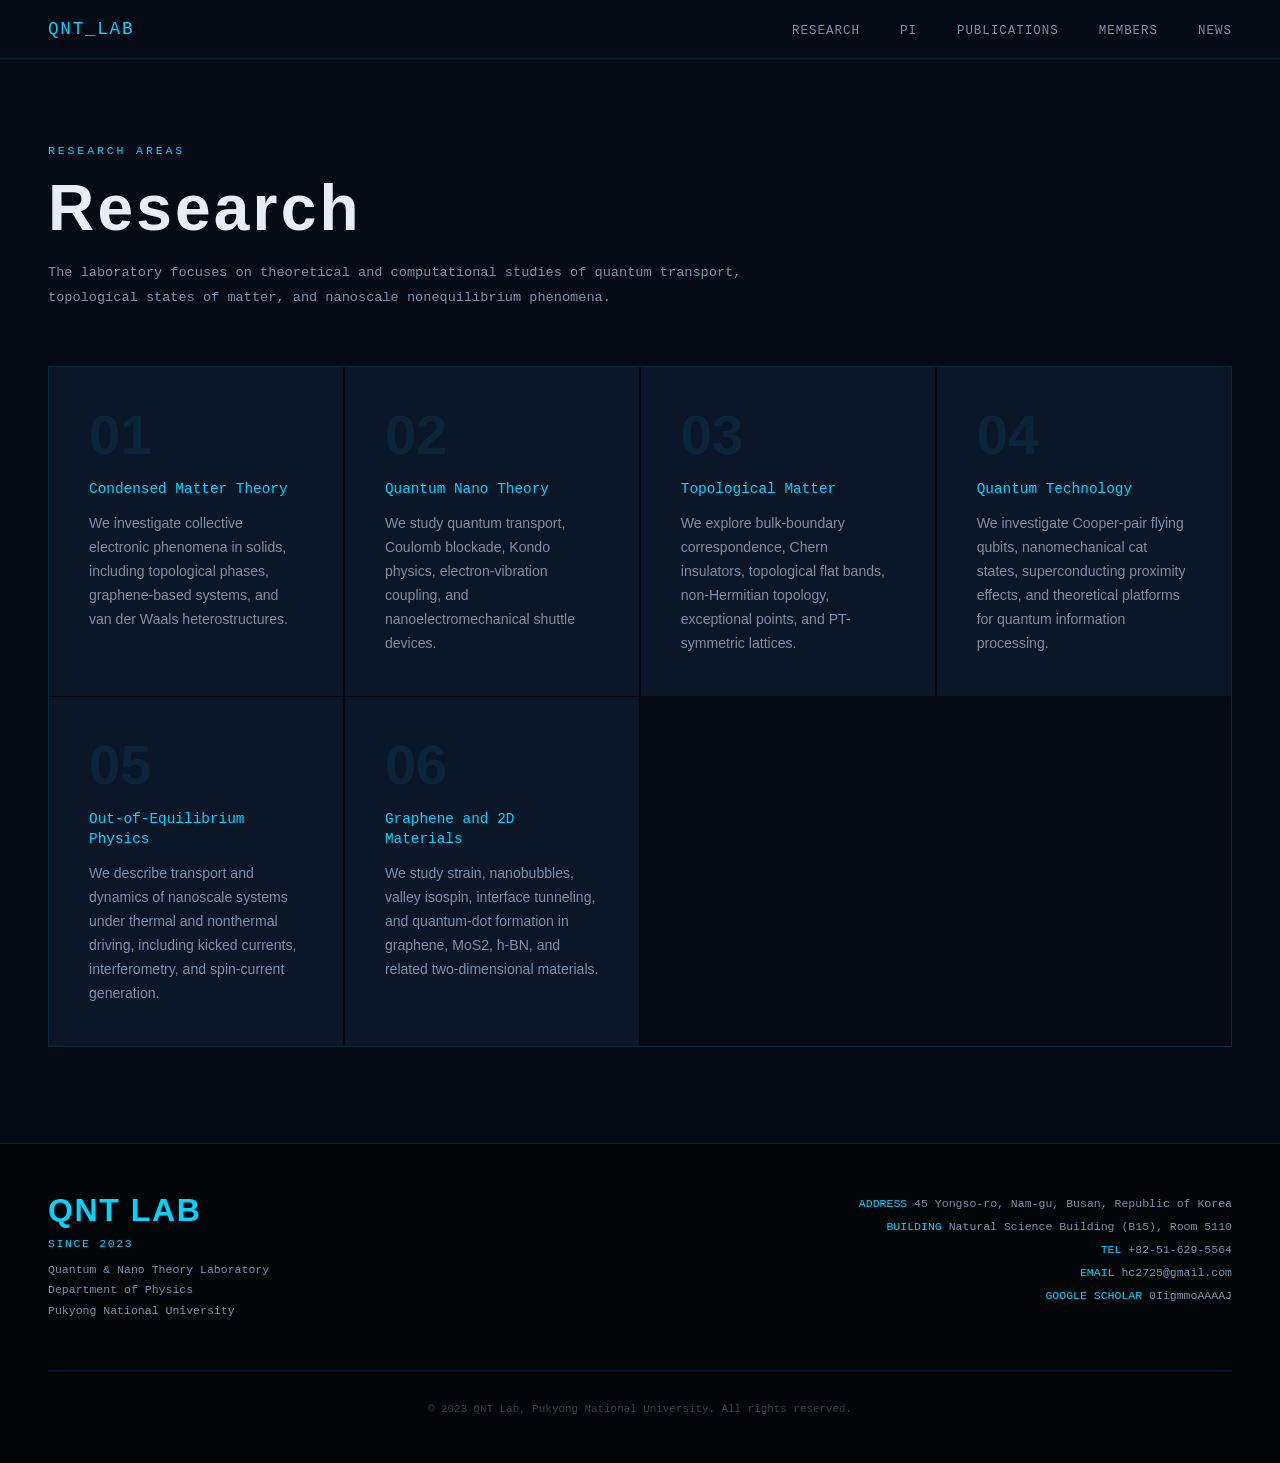
<file: research.html>
<!DOCTYPE html>
<html lang="en">
<head>
<meta charset="UTF-8">
<meta name="viewport" content="width=device-width, initial-scale=1.0">
<title>Research | QNT Lab</title>
<link rel="stylesheet" href="style.css">
</head>
<body>

<nav>
  <a class="nav-logo" href="index.html">QNT_LAB</a>

<button class="mobile-menu-btn" onclick="toggleMobileMenu()" aria-label="Open menu">
  <span></span>
  <span></span>
  <span></span>
</button>

  <ul class="nav-links" id="navLinks">
    <li><a href="research.html">Research</a></li>
    <li><a href="pi.html">PI</a></li>
    <li><a href="publications.html">Publications</a></li>
    <li><a href="members.html">Members</a></li>
    <li><a href="news.html">News</a></li>
  </ul>
</nav>


<main class="page">
  <div class="page-header">
    <div class="page-kicker">Research Areas</div>
    <h2>Research</h2>
    <p class="page-subtitle">
      The laboratory focuses on theoretical and computational studies of quantum transport,
      topological states of matter, and nanoscale nonequilibrium phenomena.
    </p>
  </div>
  <div class="research-grid fade-in">

    <div class="research-card">
      <span class="card-num">01</span>
      <div class="card-title">Condensed Matter Theory</div>
      <p class="card-desc">We investigate collective electronic phenomena in solids, including topological phases, graphene-based systems, and van der Waals heterostructures.</p>
    </div>


    <div class="research-card">
      <span class="card-num">02</span>
      <div class="card-title">Quantum Nano Theory</div>
      <p class="card-desc">We study quantum transport, Coulomb blockade, Kondo physics, electron-vibration coupling, and nanoelectromechanical shuttle devices.</p>
    </div>


    <div class="research-card">
      <span class="card-num">03</span>
      <div class="card-title">Topological Matter</div>
      <p class="card-desc">We explore bulk-boundary correspondence, Chern insulators, topological flat bands, non-Hermitian topology, exceptional points, and PT-symmetric lattices.</p>
    </div>


    <div class="research-card">
      <span class="card-num">04</span>
      <div class="card-title">Quantum Technology</div>
      <p class="card-desc">We investigate Cooper-pair flying qubits, nanomechanical cat states, superconducting proximity effects, and theoretical platforms for quantum information processing.</p>
    </div>


    <div class="research-card">
      <span class="card-num">05</span>
      <div class="card-title">Out-of-Equilibrium Physics</div>
      <p class="card-desc">We describe transport and dynamics of nanoscale systems under thermal and nonthermal driving, including kicked currents, interferometry, and spin-current generation.</p>
    </div>


    <div class="research-card">
      <span class="card-num">06</span>
      <div class="card-title">Graphene and 2D Materials</div>
      <p class="card-desc">We study strain, nanobubbles, valley isospin, interface tunneling, and quantum-dot formation in graphene, MoS2, h-BN, and related two-dimensional materials.</p>
    </div>

  </div>
</main>


<footer>
  <div>
    <div class="footer-logo">QNT LAB</div>
    <div class="footer-since">Since 2023</div>
    <div class="footer-sub">
      Quantum &amp; Nano Theory Laboratory<br>
      Department of Physics<br>
      Pukyong National University
    </div>
  </div>

  <div class="footer-info">
    <div><span>ADDRESS</span> 45 Yongso-ro, Nam-gu, Busan, Republic of Korea</div>
    <div><span>BUILDING</span> Natural Science Building (B15), Room 5110</div>
    <div><span>TEL</span> +82-51-629-5564</div>
    <div><span>EMAIL</span> hc2725@gmail.com</div>
    <div><span>GOOGLE SCHOLAR</span> 0IigmmoAAAAJ</div>
  </div>

  <div class="footer-copy">
    © 2023 QNT Lab, Pukyong National University. All rights reserved.
  </div>
</footer>

<script src="script.js"></script>
</body>
</html>
</file>
<file: style.css>
:root {
  --bg: #050a14;
  --surface: #0b1627;
  --surface2: #0f1e38;
  --accent: #00d4ff;
  --accent2: #7b5ea7;
  --accent3: #ff6b35;
  --text: #e8edf5;
  --text-muted: #7a8fa8;
  --border: rgba(0, 212, 255, 0.15);
  --glow: rgba(0, 212, 255, 0.3);
}

* {
  margin: 0;
  padding: 0;
  box-sizing: border-box;
}

html { scroll-behavior: smooth; }

body {
  background: var(--bg);
  color: var(--text);
  font-family: -apple-system, BlinkMacSystemFont, "Apple SD Gothic Neo", "Noto Sans KR", "Malgun Gothic", sans-serif;
  font-weight: 300;
  overflow-x: hidden;
}

.nav-logo,
.nav-links a,
.hero-tag,
.btn-primary,
.btn-outline,
.section-label,
.card-title,
.prof-title,
.contact-row,
.prof-info h3,
.pub-journal,
.member-role,
.news-date,
.footer-sub,
.footer-info,
.footer-copy,
.page-kicker,
.page-subtitle,
.badge {
  font-family: ui-monospace, SFMono-Regular, Menlo, Monaco, Consolas, "Liberation Mono", monospace;
}

h1, h2, .card-num, .pub-num, .pub-year, .footer-logo {
  font-family: Impact, "Arial Narrow", "Arial Black", sans-serif;
}

nav {
  position: fixed;
  top: 0; left: 0; right: 0;
  z-index: 100;
  display: flex;
  justify-content: space-between;
  align-items: center;
  padding: 1.2rem 3rem;
  background: rgba(5, 10, 20, 0.95);
  border-bottom: 1px solid var(--border);
}

.nav-logo {
  font-size: 1.1rem;
  color: var(--accent);
  letter-spacing: 0.1em;
  text-decoration: none;
}

.nav-links {
  display: flex;
  gap: 2.5rem;
  list-style: none;
}

.nav-links a {
  font-size: 0.78rem;
  color: var(--text-muted);
  text-decoration: none;
  letter-spacing: 0.08em;
  text-transform: uppercase;
  transition: color 0.2s;
}

.nav-links a:hover,
.nav-links a.active { color: var(--accent); }

.hero {
  min-height: 100vh;
  display: flex;
  align-items: center;
  padding: 8rem 3rem 4rem;
  position: relative;
  overflow: hidden;
}

.hero-bg {
  position: absolute;
  inset: 0;
  z-index: 0;
  background:
    radial-gradient(ellipse 80% 60% at 70% 50%, rgba(0, 212, 255, 0.06) 0%, transparent 60%),
    radial-gradient(ellipse 40% 40% at 20% 80%, rgba(123, 94, 167, 0.08) 0%, transparent 50%);
}

.quantum-grid {
  position: absolute;
  inset: 0;
  z-index: 0;
  background-image:
    linear-gradient(rgba(0,212,255,0.04) 1px, transparent 1px),
    linear-gradient(90deg, rgba(0,212,255,0.04) 1px, transparent 1px);
  background-size: 60px 60px;
}

.hero-content {
  position: relative;
  z-index: 1;
  max-width: 800px;
}

.hero-tag {
  font-size: 0.72rem;
  color: var(--accent);
  letter-spacing: 0.2em;
  text-transform: uppercase;
  margin-bottom: 1.5rem;
  display: flex;
  align-items: center;
  gap: 0.8rem;
}

.hero-tag::before {
  content: "";
  width: 40px;
  height: 1px;
  background: var(--accent);
}

h1 {
  font-size: clamp(4rem, 10vw, 8rem);
  line-height: 0.9;
  letter-spacing: 0.02em;
  margin-bottom: 0.5rem;
  font-weight: 900;
}

h1 .line1 { color: var(--text); }
h1 .line2 { color: var(--accent); }

.hero-sub {
  font-size: 1.15rem;
  color: var(--text-muted);
  margin: 1.8rem 0 2.5rem;
  line-height: 1.7;
  max-width: 600px;
}

.hero-cta {
  display: flex;
  gap: 1.2rem;
  flex-wrap: wrap;
}

.btn-primary {
  padding: 0.85rem 2rem;
  background: var(--accent);
  color: #000;
  font-size: 0.8rem;
  font-weight: 700;
  letter-spacing: 0.1em;
  text-transform: uppercase;
  text-decoration: none;
  border: none;
  cursor: pointer;
  transition: all 0.2s;
  clip-path: polygon(0 0, calc(100% - 12px) 0, 100% 12px, 100% 100%, 12px 100%, 0 calc(100% - 12px));
}

.btn-primary:hover {
  background: #fff;
  transform: translateY(-2px);
}

.btn-outline {
  padding: 0.85rem 2rem;
  background: transparent;
  color: var(--text-muted);
  font-size: 0.8rem;
  letter-spacing: 0.1em;
  text-transform: uppercase;
  text-decoration: none;
  border: 1px solid var(--border);
  cursor: pointer;
  transition: all 0.2s;
}

.btn-outline:hover {
  border-color: var(--accent);
  color: var(--accent);
}

.atom {
  position: absolute;
  right: 5%;
  top: 50%;
  transform: translateY(-50%);
  width: 380px;
  height: 380px;
  opacity: 0.18;
  z-index: 0;
}

.atom-ring {
  position: absolute;
  inset: 0;
  border-radius: 50%;
  border: 1px solid var(--accent);
  animation: spin 12s linear infinite;
}

.atom-ring:nth-child(2) {
  transform: rotateX(60deg);
  animation-duration: 18s;
  animation-direction: reverse;
}

.atom-ring:nth-child(3) {
  transform: rotateY(60deg) rotateX(30deg);
  animation-duration: 24s;
}

.atom-core {
  position: absolute;
  inset: 40%;
  border-radius: 50%;
  background: radial-gradient(circle, var(--accent) 0%, transparent 70%);
}

@keyframes spin { to { transform: rotate(360deg); } }

section, .page {
  padding: 6rem 3rem;
}

.page {
  padding-top: 9rem;
  min-height: 75vh;
}

.page-header {
  max-width: 900px;
  margin-bottom: 3.5rem;
}

.page-kicker {
  font-size: 0.72rem;
  color: var(--accent);
  letter-spacing: 0.25em;
  text-transform: uppercase;
  margin-bottom: 0.9rem;
}

.page-subtitle {
  color: var(--text-muted);
  font-size: 0.85rem;
  line-height: 1.8;
  max-width: 720px;
}

.section-label {
  font-size: 0.7rem;
  color: var(--accent);
  letter-spacing: 0.25em;
  text-transform: uppercase;
  margin-bottom: 0.8rem;
  display: flex;
  align-items: center;
  gap: 0.6rem;
}

.section-label::before { content: "//"; opacity: 0.5; }

h2 {
  font-size: clamp(2.5rem, 5vw, 4rem);
  letter-spacing: 0.05em;
  color: var(--text);
  margin-bottom: 1rem;
  font-weight: 900;
}

.research-grid {
  display: grid;
  grid-template-columns: repeat(auto-fit, minmax(260px, 1fr));
  gap: 1.5px;
  border: 1px solid var(--border);
}

.research-card {
  background: var(--surface);
  padding: 2.5rem;
  position: relative;
  overflow: hidden;
  transition: background 0.3s;
  cursor: default;
}

.research-card:hover { background: var(--surface2); }

.research-card::before {
  content: "";
  position: absolute;
  top: 0; left: 0;
  width: 3px; height: 0;
  background: var(--accent);
  transition: height 0.3s;
}

.research-card:hover::before { height: 100%; }

.card-num {
  font-size: 3.5rem;
  color: rgba(0, 212, 255, 0.08);
  line-height: 1;
  margin-bottom: 1rem;
  display: block;
  font-weight: 900;
}

.card-title {
  font-size: 0.9rem;
  color: var(--accent);
  margin-bottom: 0.8rem;
  line-height: 1.4;
}

.card-desc {
  font-size: 0.88rem;
  color: var(--text-muted);
  line-height: 1.7;
}

.prof-layout {
  display: grid;
  grid-template-columns: 300px 1fr;
  gap: 5rem;
  align-items: start;
}

.prof-photo-wrap {
  position: sticky;
  top: 7rem;
}

.prof-photo {
  width: 100%;
  aspect-ratio: 3/4;
  background: var(--surface);
  border: 1px solid var(--border);
  display: flex;
  align-items: center;
  justify-content: center;
  font-size: 0.85rem;
  color: var(--text-muted);
  position: relative;
  overflow: hidden;
}

.prof-photo img,
.member-photo img {
  width: 100%;
  height: 100%;
  object-fit: cover;
}

.prof-photo::after {
  content: "";
  position: absolute;
  bottom: 0; left: 0; right: 0;
  height: 3px;
  background: linear-gradient(90deg, var(--accent), var(--accent2));
}

.prof-name-plate {
  padding: 1.2rem;
  background: var(--surface);
  border: 1px solid var(--border);
  border-top: none;
}

.prof-name-kr {
  font-size: 1.4rem;
  font-weight: 700;
  color: var(--text);
}

.prof-name-en {
  font-size: 0.75rem;
  color: var(--text-muted);
  margin-top: 0.3rem;
}

.prof-title {
  font-size: 0.72rem;
  color: var(--accent);
  margin-top: 0.5rem;
}

.prof-contact {
  margin-top: 1.2rem;
  display: flex;
  flex-direction: column;
  gap: 0.5rem;
}

.contact-row {
  display: flex;
  gap: 0.8rem;
  align-items: center;
  font-size: 0.72rem;
  color: var(--text-muted);
}

.contact-row span:first-child {
  color: var(--accent);
  min-width: 3rem;
}

.prof-info h3 {
  font-size: 0.8rem;
  color: var(--accent);
  letter-spacing: 0.1em;
  text-transform: uppercase;
  margin: 2.5rem 0 1rem;
  padding-bottom: 0.5rem;
  border-bottom: 1px solid var(--border);
}

.prof-info h3:first-child { margin-top: 0; }

.info-list { list-style: none; }

.info-list li {
  font-size: 0.9rem;
  color: var(--text-muted);
  padding: 0.5rem 0;
  border-bottom: 1px solid rgba(255,255,255,0.03);
  display: flex;
  gap: 0.8rem;
  align-items: baseline;
  line-height: 1.5;
}

.info-list li::before {
  content: "—";
  color: var(--accent);
  opacity: 0.5;
  flex-shrink: 0;
}

.pub-list {
  display: flex;
  flex-direction: column;
  gap: 1px;
}

.pub-item {
  background: var(--surface);
  padding: 1.4rem 1.8rem;
  display: grid;
  grid-template-columns: 3rem 1fr auto;
  gap: 1.4rem;
  align-items: center;
  transition: background 0.2s;
}

.pub-item:hover { background: var(--surface2); }

.pub-num {
  font-size: 1.8rem;
  color: rgba(0, 212, 255, 0.2);
  line-height: 1;
  text-align: right;
  font-weight: 900;
}

.pub-title {
  font-size: 0.92rem;
  color: var(--text);
  line-height: 1.5;
  margin-bottom: 0.35rem;
}

.pub-journal {
  font-size: 0.72rem;
  color: var(--text-muted);
  line-height: 1.6;
}

.pub-year {
  font-size: 1.2rem;
  color: var(--accent2);
  white-space: nowrap;
  font-weight: 900;
}

.members-grid {
  display: grid;
  grid-template-columns: repeat(auto-fill, minmax(210px, 1fr));
  gap: 1.5px;
}

.member-card {
  background: var(--surface);
  padding: 2rem 1.5rem;
  text-align: center;
  border: 1px solid transparent;
  transition: all 0.2s;
}

.member-card:hover {
  border-color: var(--border);
  background: var(--surface2);
}

.member-photo {
  width: 120px;
  height: 140px;
  background: var(--surface2);
  border: 1px solid var(--border);
  display: flex;
  align-items: center;
  justify-content: center;
  color: var(--text-muted);
  font-size: 0.72rem;
  margin: 0 auto 1rem;
  overflow: hidden;
}

.member-name {
  font-size: 1rem;
  font-weight: 500;
  margin-bottom: 0.3rem;
}

.member-role {
  font-size: 0.68rem;
  color: var(--accent);
  line-height: 1.4;
}

.empty-news {
  background: var(--surface);
  border: 1px solid var(--border);
  padding: 3rem;
  color: var(--text-muted);
  line-height: 1.8;
}

footer {
  background: #020508;
  border-top: 1px solid var(--border);
  padding: 3rem;
  display: grid;
  grid-template-columns: 1fr 1fr;
  gap: 3rem;
}

.footer-logo {
  font-size: 2rem;
  color: var(--accent);
  letter-spacing: 0.05em;
  margin-bottom: 0.5rem;
  font-weight: 900;
}

.footer-sub {
  font-size: 0.72rem;
  color: var(--text-muted);
  line-height: 1.8;
}

.footer-info {
  font-size: 0.72rem;
  color: var(--text-muted);
  line-height: 2;
  text-align: right;
}

.footer-info span { color: var(--accent); }

.footer-copy {
  grid-column: 1 / -1;
  padding-top: 2rem;
  border-top: 1px solid var(--border);
  font-size: 0.68rem;
  color: rgba(122, 143, 168, 0.4);
  text-align: center;
}

.fade-in {
  opacity: 0;
  transform: translateY(30px);
  transition: all 0.7s ease;
}

.fade-in.visible {
  opacity: 1;
  transform: translateY(0);
}

@media (max-width: 768px) {
  nav { padding: 1rem 1.5rem; }
  .nav-links { display: none; }
  section, .page { padding: 4rem 1.5rem; }
  .page { padding-top: 7rem; }
  .prof-layout { grid-template-columns: 1fr; }
  .prof-photo-wrap { position: static; }
  footer { grid-template-columns: 1fr; }
  .footer-info { text-align: left; }
  .atom { display: none; }
  h1 { font-size: clamp(3rem, 15vw, 5rem); }
  .pub-item { grid-template-columns: 2rem 1fr; }
  .pub-year { grid-column: 2; }
}

/* Footer no-wrap fix */
.footer-info {
  white-space: nowrap;
}

.footer-info div {
  white-space: nowrap;
}

@media (max-width: 768px) {
  .footer-info,
  .footer-info div {
    white-space: normal;
  }
}

.mobile-menu-btn {
  display: none;
  width: 44px;
  height: 38px;
  background: transparent;
  border: none;
  cursor: pointer;
  padding: 0;
  align-items: center;
  justify-content: center;
  flex-direction: column;
  gap: 7px;
}

.mobile-menu-btn span {
  display: block;
  width: 30px;
  height: 3px;
  background: var(--text);
  border-radius: 999px;
}

@media (max-width: 768px) {
  .mobile-menu-btn {
    display: flex;
  }

  .nav-links {
    display: none;
    position: absolute;
    top: 100%;
    left: 0;
    right: 0;
    flex-direction: column;
    gap: 0;
    background: rgba(5, 10, 20, 0.98);
    border-bottom: 1px solid var(--border);
  }

  .nav-links.open {
    display: flex;
  }

  .nav-links li {
    border-top: 1px solid var(--border);
  }

  .nav-links a {
    display: block;
    padding: 1rem 1.5rem;
    font-size: 0.85rem;
  }
}
.footer-since {
  margin-top: 0.25rem;
  margin-bottom: 0.6rem;
  font-family: ui-monospace, SFMono-Regular, Menlo, Monaco, Consolas, "Liberation Mono", monospace;
  font-size: 0.72rem;
  color: var(--accent);
  letter-spacing: 0.14em;
  text-transform: uppercase;
}
</file>
